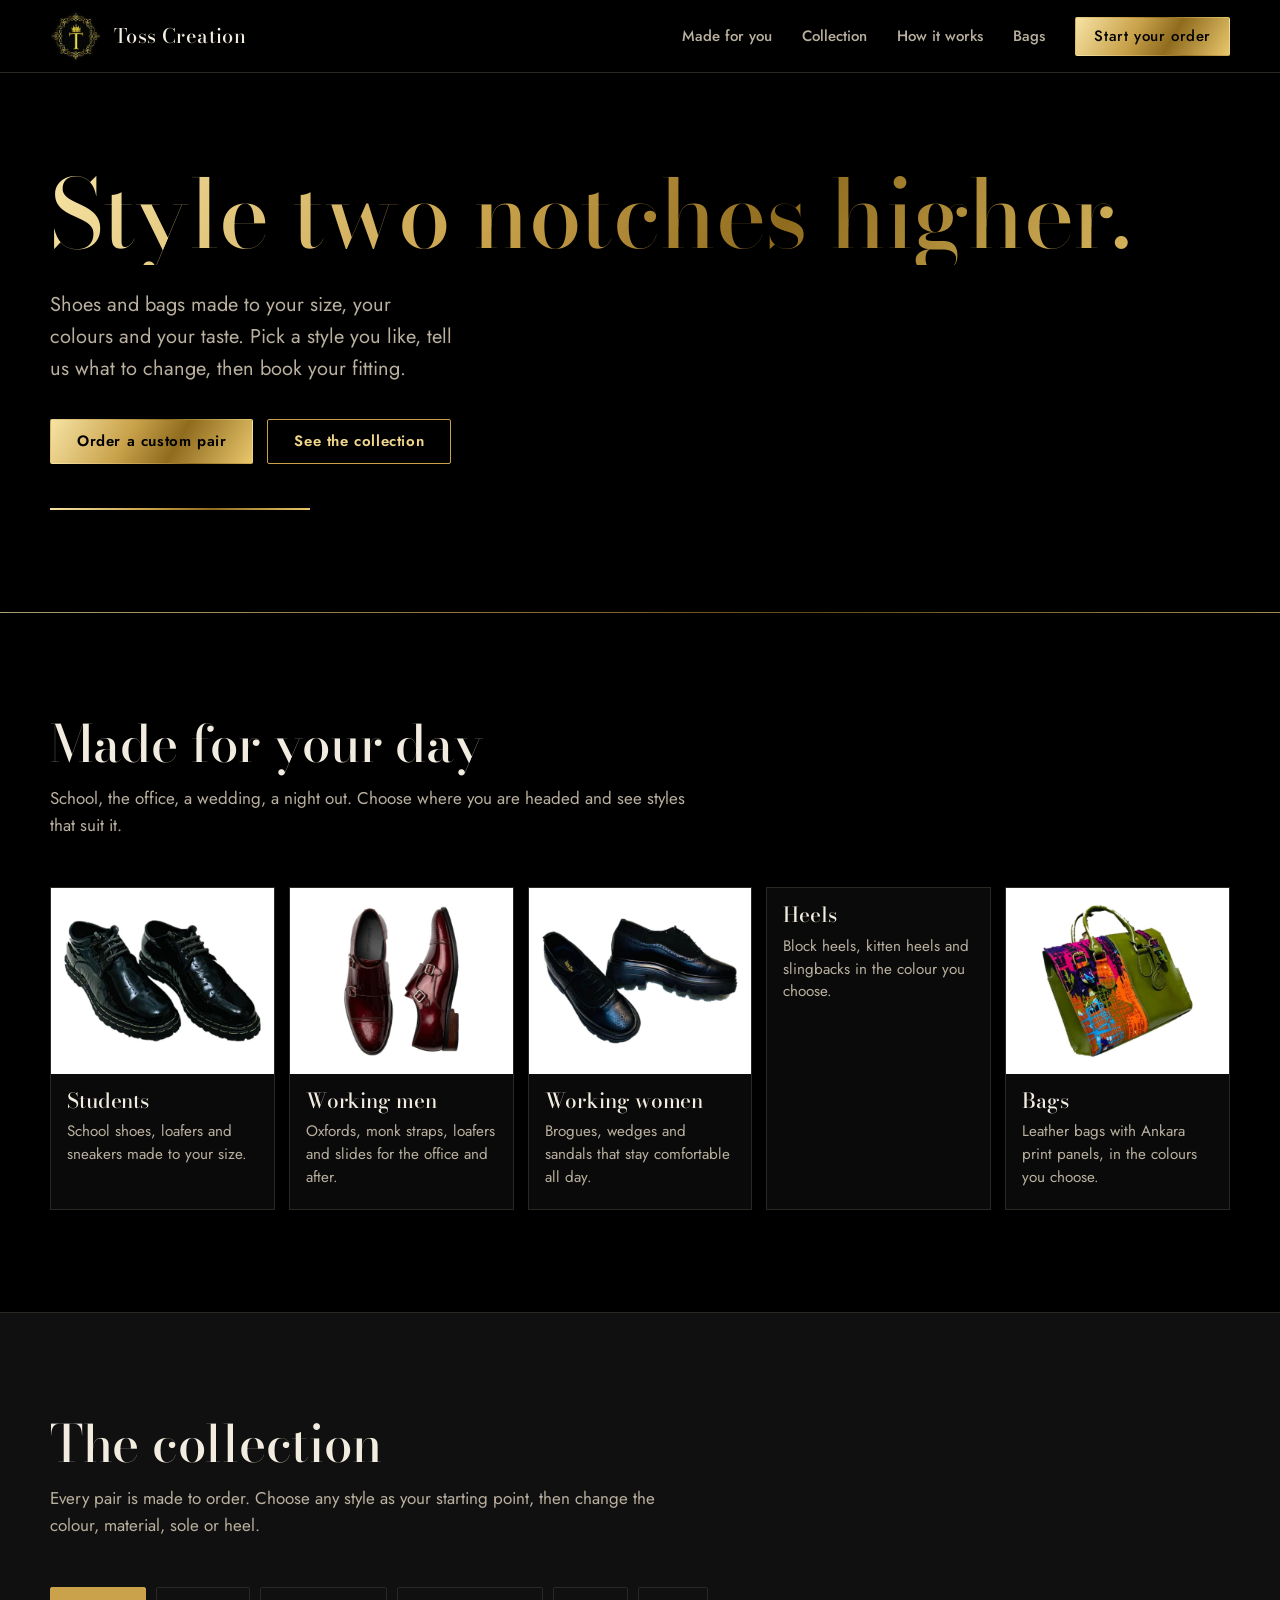
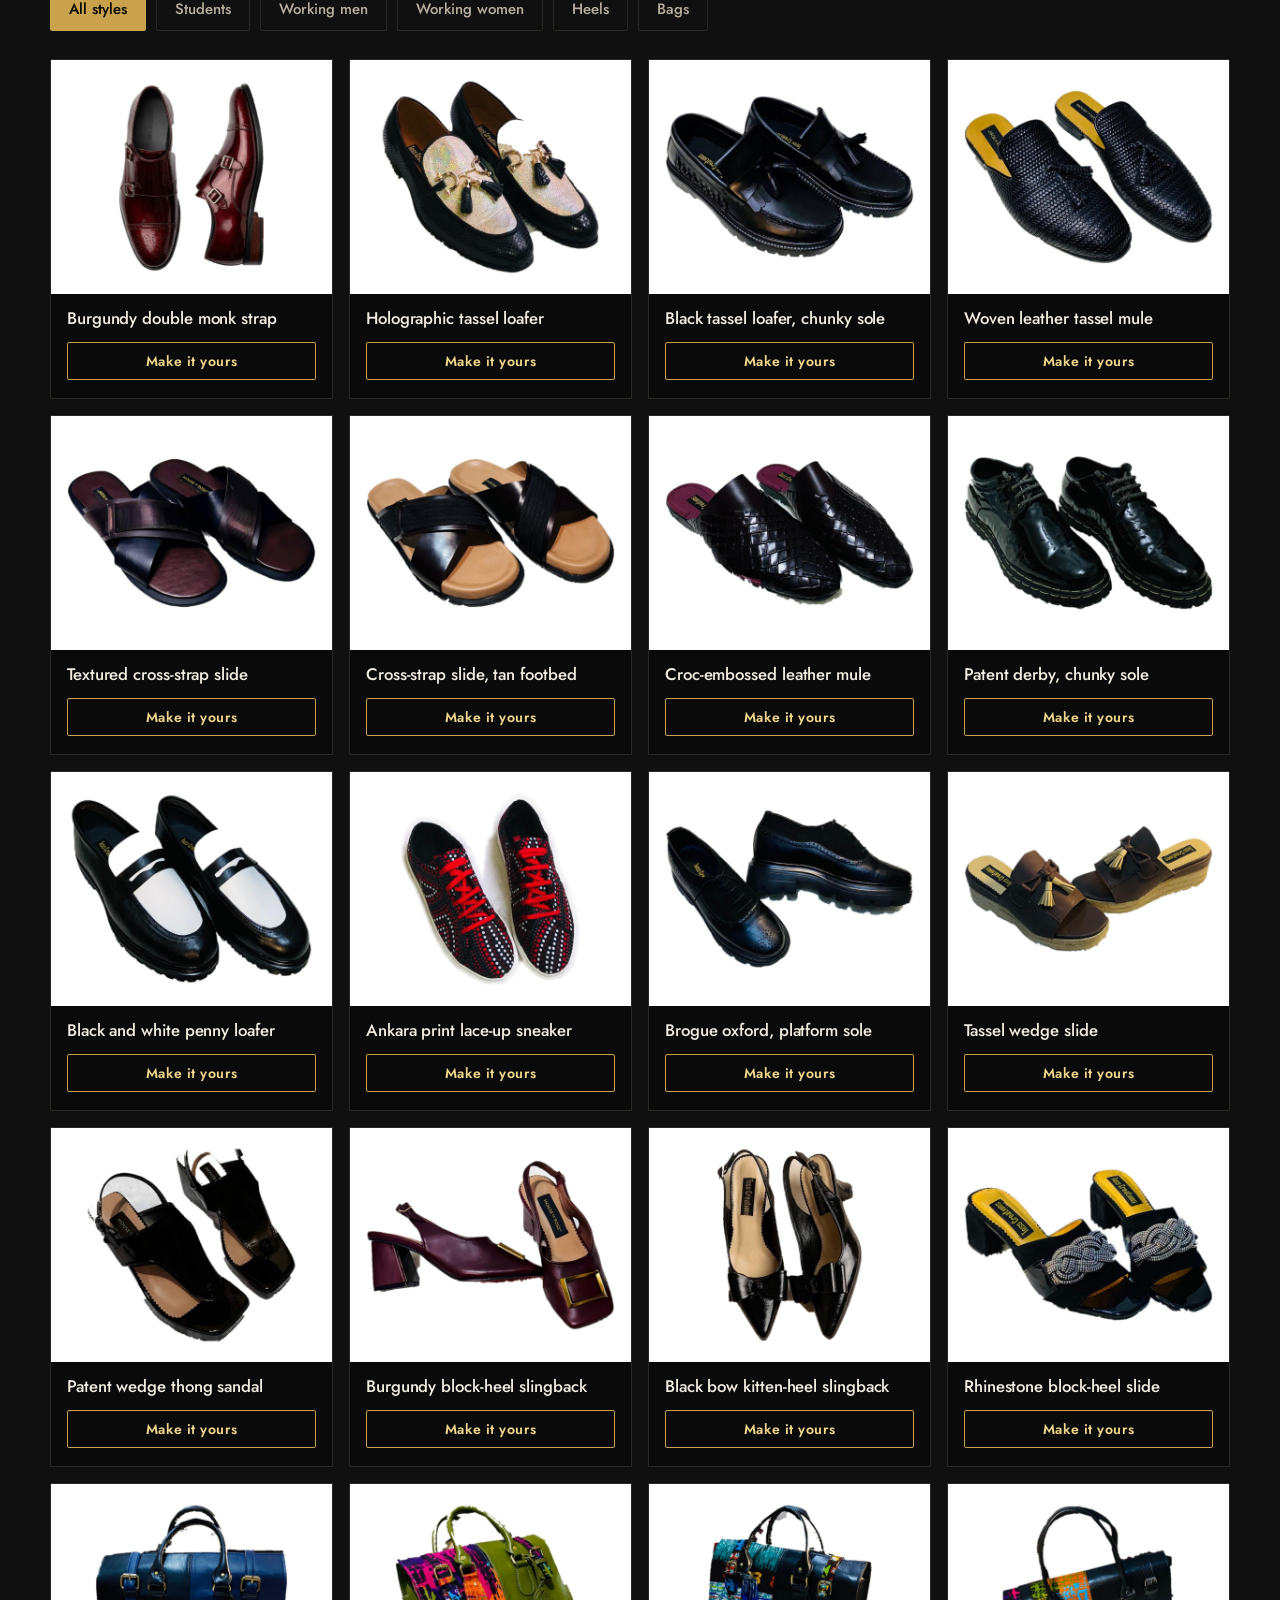
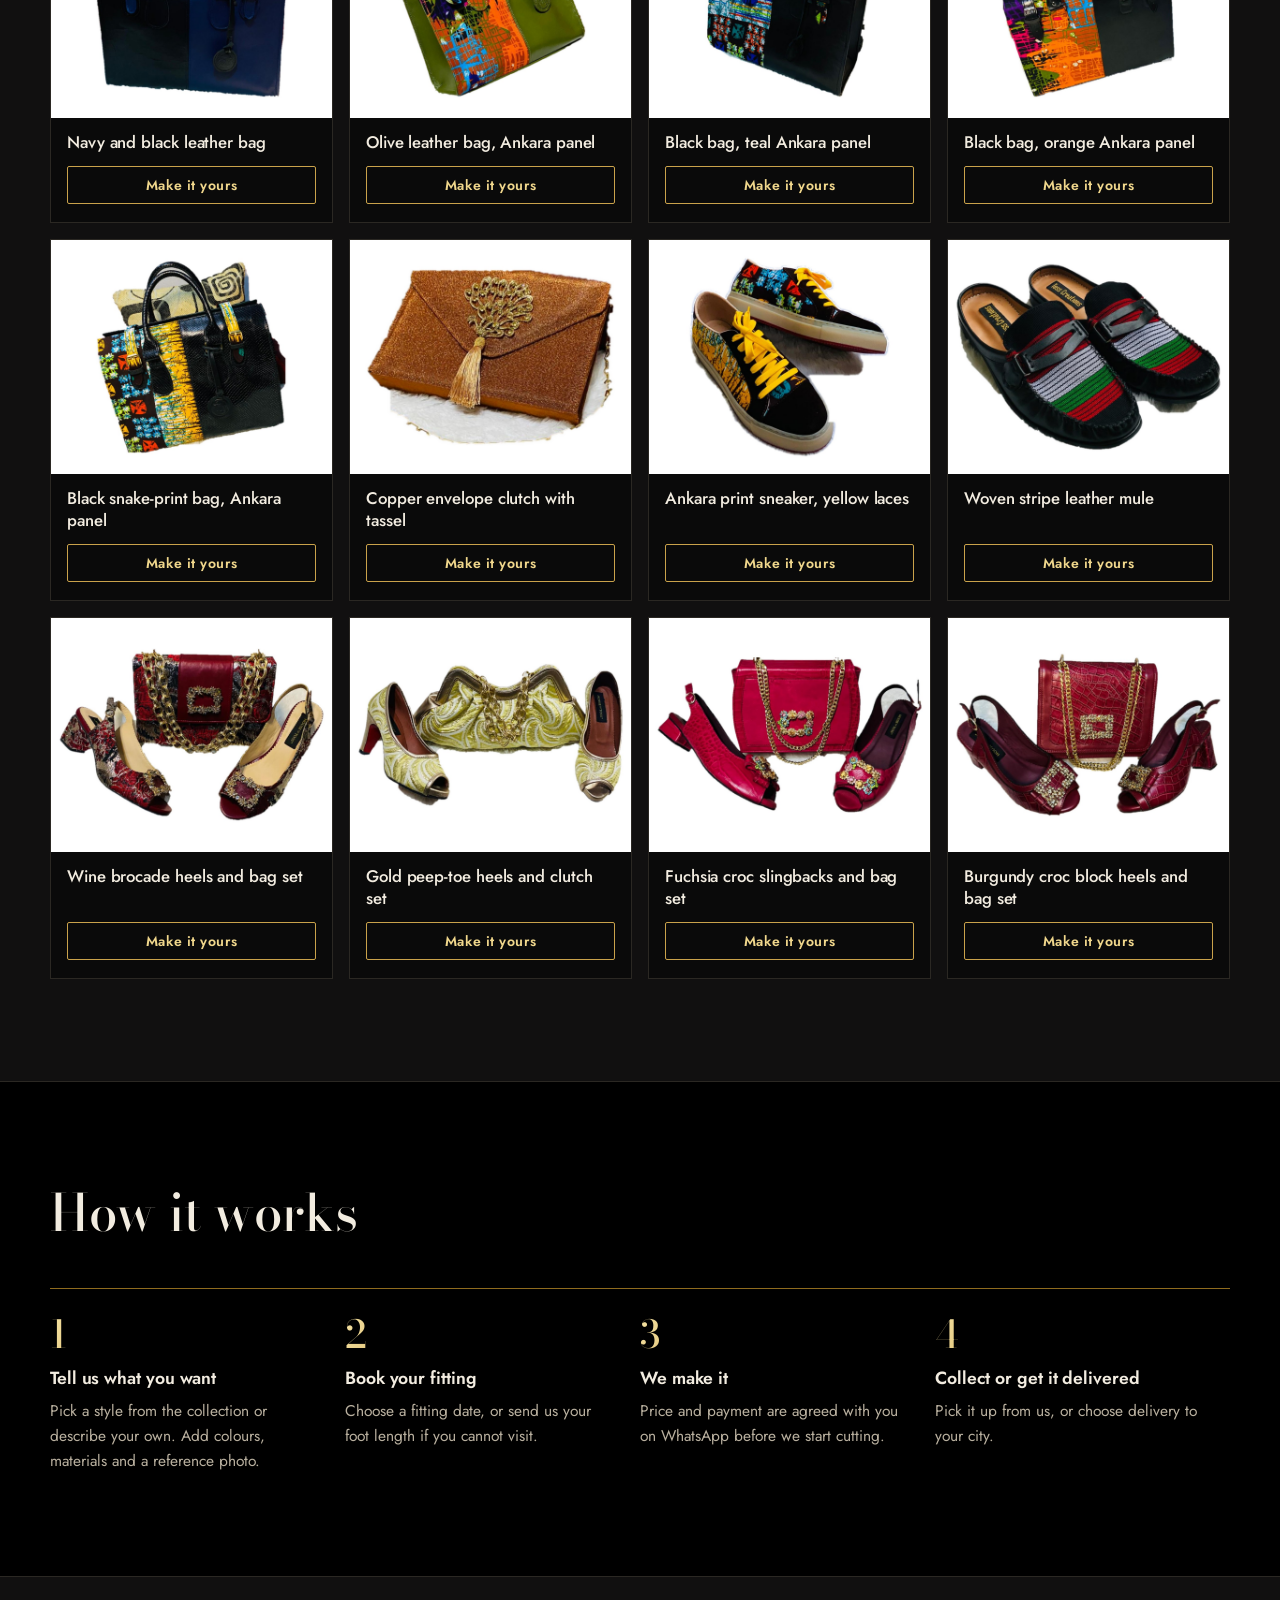
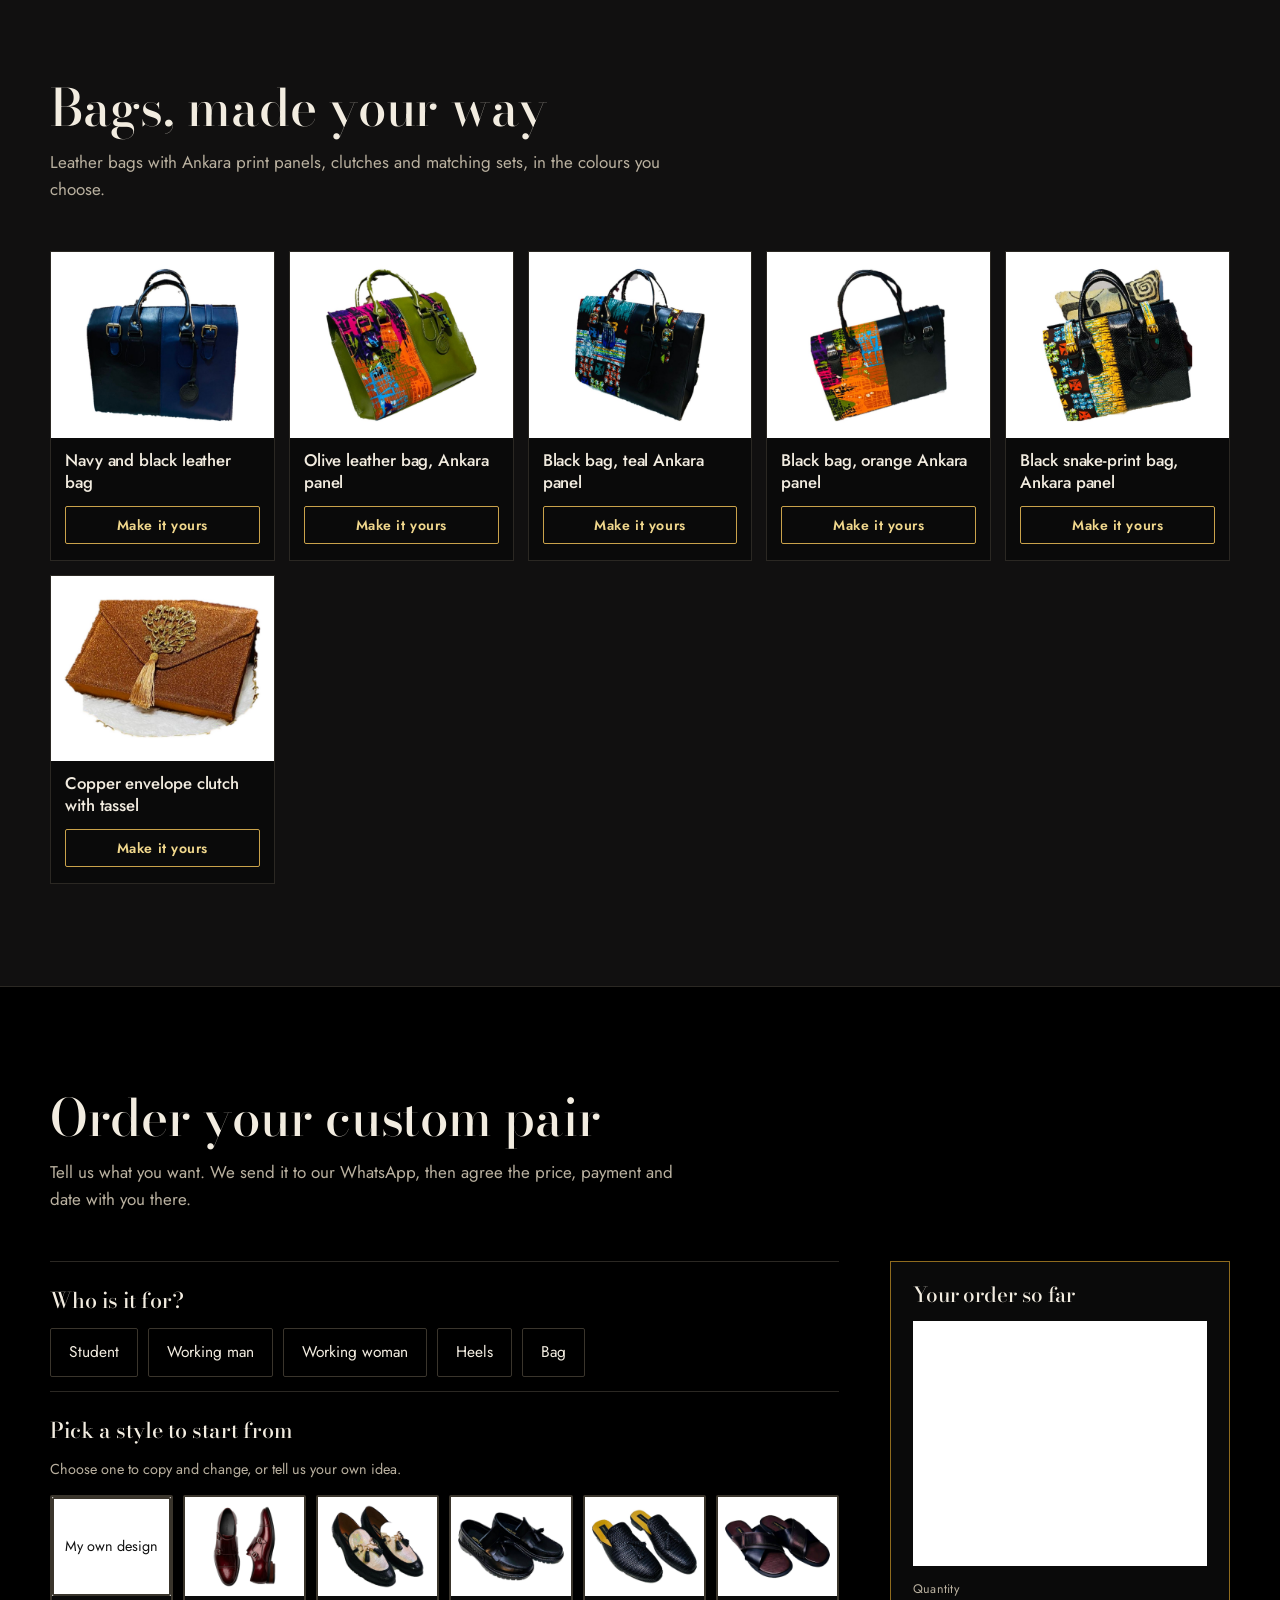
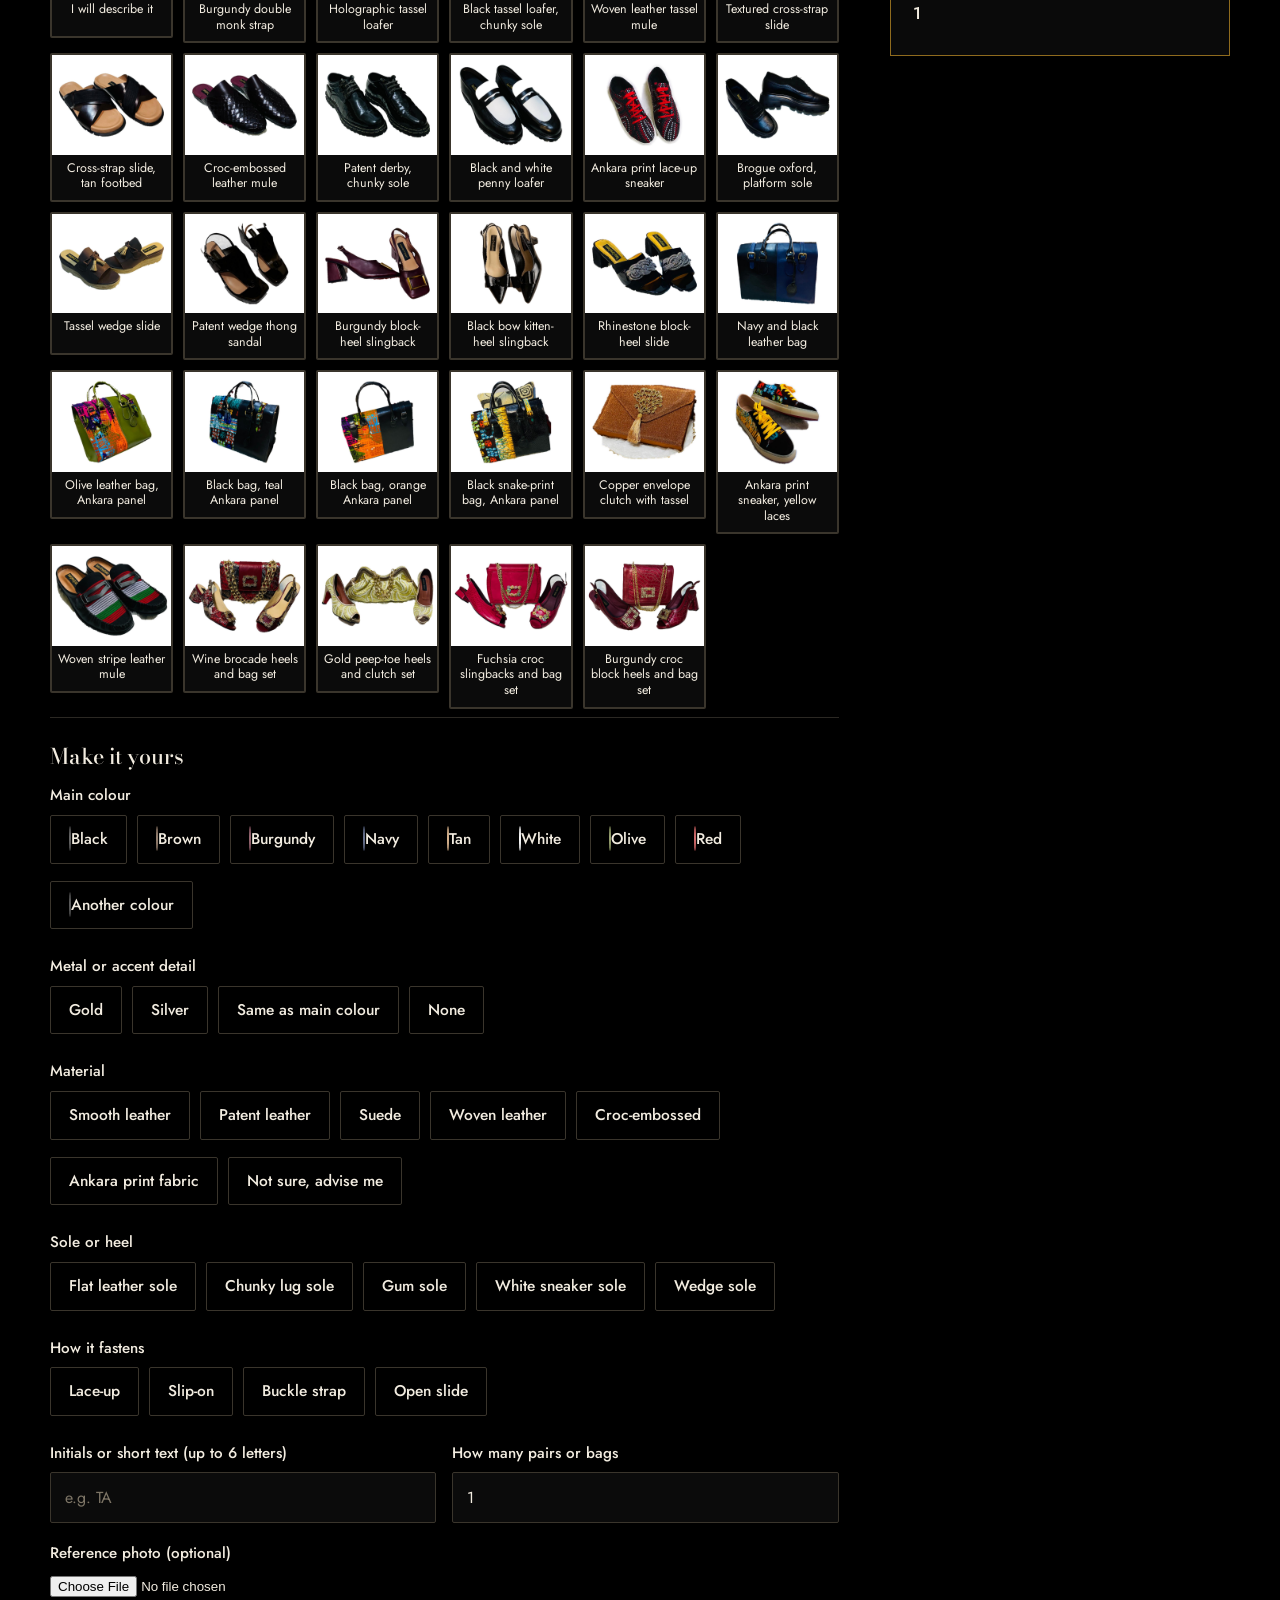
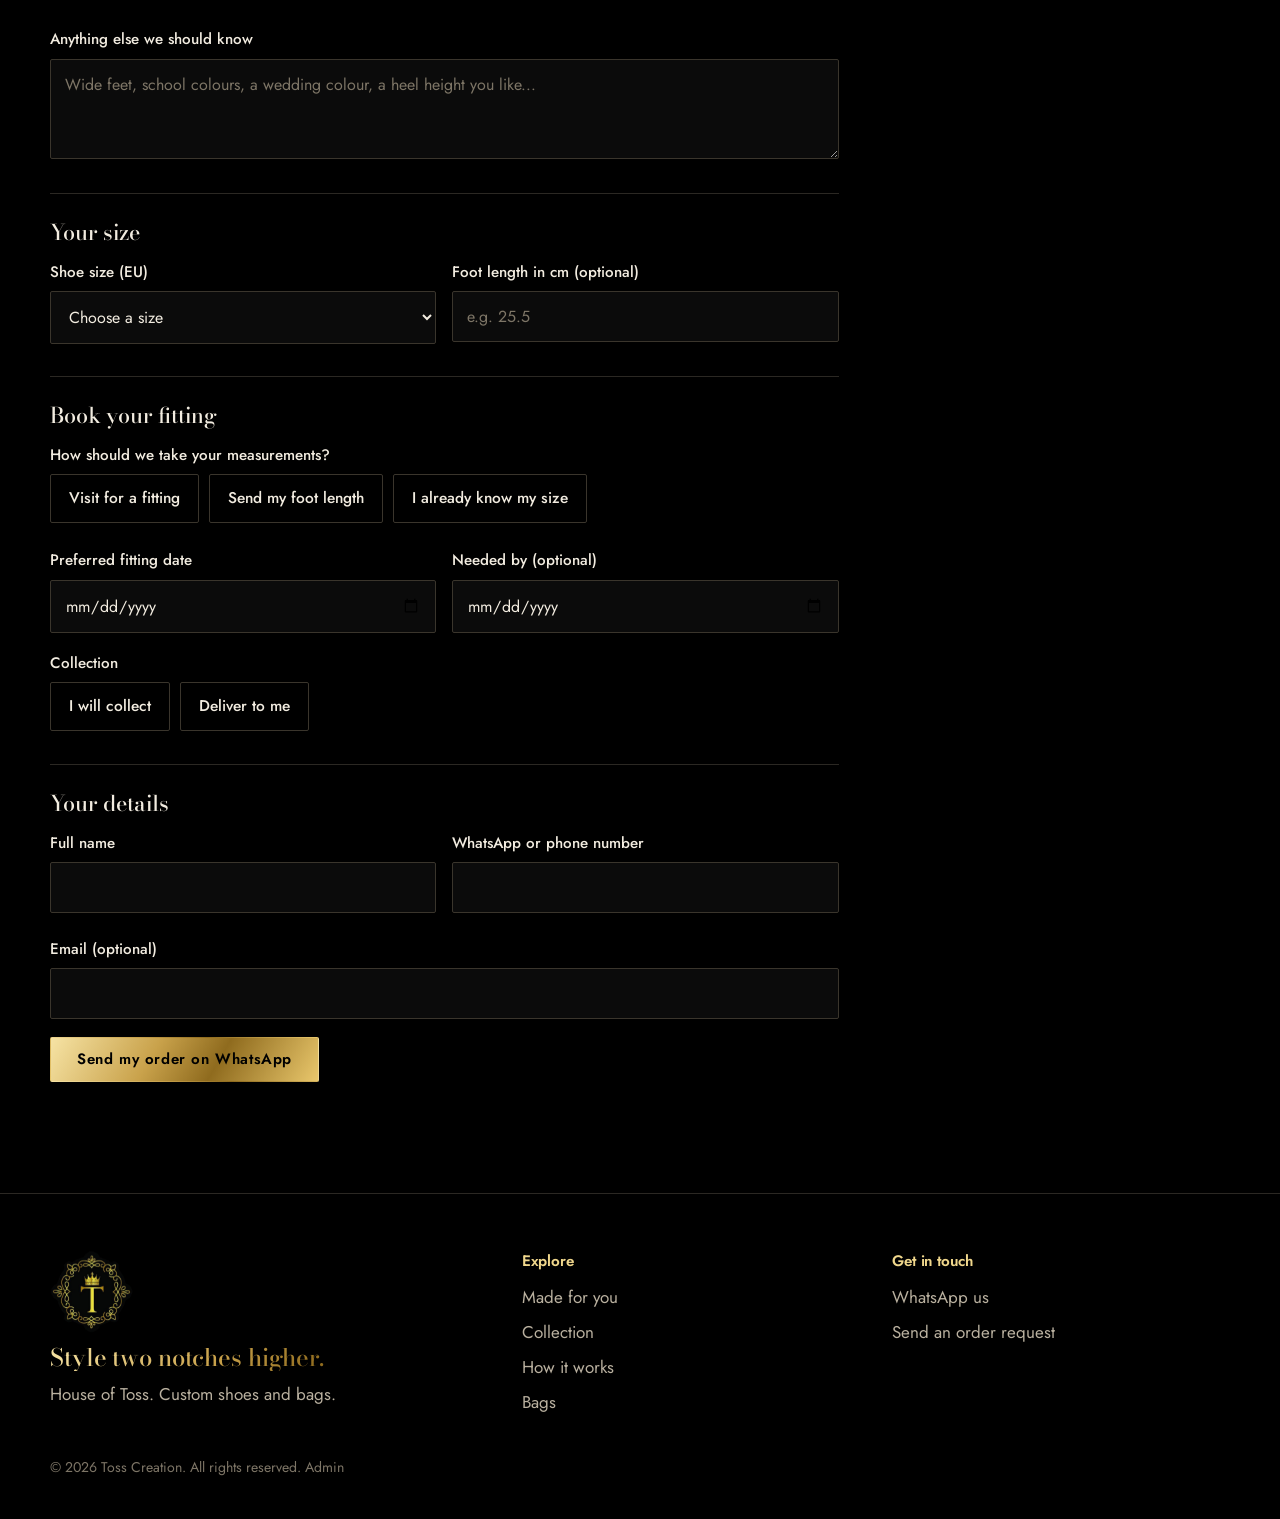
<file: toss-site/index.html>
<!doctype html>
<html lang="en">
<head>
<meta charset="utf-8">
<meta name="viewport" content="width=device-width, initial-scale=1">
<title>Toss Creation — Custom shoes and bags</title>
<meta name="description" content="Custom-made shoes and bags for students, working men and women, and heels for women. Style two notches higher.">
<link rel="icon" href="img/logo.jpg">
<link rel="preconnect" href="https://fonts.googleapis.com">
<link rel="preconnect" href="https://fonts.gstatic.com" crossorigin>
<link href="https://fonts.googleapis.com/css2?family=Bodoni+Moda:ital,opsz,wght@0,6..96,500;0,6..96,700;1,6..96,500&family=Jost:wght@400;500;600&display=swap" rel="stylesheet">
<style>
:root{
  --black:#000;
  --coal:#111010;
  --line:#2b2823;
  --gold:#c9a24b;
  --gold-hi:#f0d78c;
  --gold-lo:#8f6b1e;
  --text:#f2ece0;
  --muted:#b9b09f;
  --white:#fff;
  --gold-grad:linear-gradient(120deg,#f6e3a4 0%,#c9a24b 38%,#8f6b1e 62%,#e9c76c 100%);
  --display:"Bodoni Moda","Didot","Bodoni 72",Georgia,serif;
  --body:"Jost","Helvetica Neue",Arial,sans-serif;
}
*{box-sizing:border-box}
html{scroll-behavior:smooth;scroll-padding-top:84px}
body{margin:0;background:var(--black);color:var(--text);font:400 17px/1.6 var(--body);-webkit-font-smoothing:antialiased}
img{max-width:100%;height:auto;display:block}
a{color:inherit}
h1,h2,h3{font-family:var(--display);font-weight:500;line-height:1.08;margin:0;letter-spacing:-.005em}
p{margin:0}
:focus-visible{outline:3px solid var(--gold-hi);outline-offset:3px}
.wrap{width:min(1180px,100% - 40px);margin-inline:auto}
.skip{position:absolute;left:-999px;top:8px;background:var(--gold);color:#000;padding:10px 16px;z-index:100;font-weight:600}
.skip:focus{left:8px}
.gold-text{background:var(--gold-grad);-webkit-background-clip:text;background-clip:text;color:transparent}
.btn{display:inline-flex;align-items:center;justify-content:center;gap:.5em;padding:14px 26px;font:600 15px/1 var(--body);letter-spacing:.04em;text-decoration:none;border:1px solid var(--gold);cursor:pointer;transition:background .2s,color .2s,transform .2s;border-radius:2px}
.btn-gold{background:var(--gold-grad);color:#000;border-color:transparent}
.btn-gold:hover{filter:brightness(1.08);transform:translateY(-1px)}
.btn-line{background:transparent;color:var(--gold-hi)}
.btn-line:hover{background:var(--gold);color:#000}
.btn[disabled]{opacity:.45;cursor:not-allowed}

/* header */
.top{position:sticky;top:0;z-index:50;background:rgba(0,0,0,.92);backdrop-filter:blur(8px);border-bottom:1px solid var(--line)}
.top .wrap{display:flex;align-items:center;justify-content:space-between;gap:16px;min-height:72px}
.brand{display:flex;align-items:center;gap:12px;text-decoration:none}
.brand img{width:52px;height:52px !important;mix-blend-mode:lighten}
.brand b{font:500 20px/1 var(--display);letter-spacing:.02em}
.nav{display:flex;align-items:center;gap:30px}
.nav a{text-decoration:none;font-weight:500;font-size:15px;color:var(--muted);transition:color .2s}
.nav a:hover{color:var(--gold-hi)}
.nav .btn{padding:11px 18px;color:#000}
.nav .btn:hover{color:#000}
.menu{display:none;background:none;border:1px solid var(--line);color:var(--text);padding:9px 14px;font:500 14px var(--body);cursor:pointer}

/* hero */
.hero{padding:clamp(40px,7vw,96px) 0 clamp(56px,8vw,110px);overflow:hidden}
.hero .wrap{display:grid;grid-template-columns:1fr;gap:clamp(24px,5vw,72px);align-items:center}
.hero h1{font-size:clamp(2.9rem,7.4vw,6rem);font-weight:500}
.hero p.lead{margin-top:24px;max-width:34ch;font-size:clamp(1.05rem,1.6vw,1.25rem);color:var(--muted)}
.hero .cta{display:flex;flex-wrap:wrap;gap:14px;margin-top:34px}
.strap{margin-top:44px;width:min(100%,260px);height:2px;background:var(--gold-grad)}


@media (prefers-reduced-motion:no-preference){
  .hero h1,.hero p.lead,.hero .cta,.strap{animation:rise .9s cubic-bezier(.2,.7,.2,1) both}
  .hero p.lead{animation-delay:.12s}.hero .cta{animation-delay:.22s}.strap{animation-delay:.32s}
  }
@keyframes rise{from{opacity:0;transform:translateY(22px)}to{opacity:1;transform:none}}

/* sections */
section{padding:clamp(56px,8vw,104px) 0}
.alt{background:var(--coal);border-block:1px solid var(--line)}
.sec-head{max-width:640px;margin-bottom:clamp(28px,4vw,48px)}
.sec-head h2{font-size:clamp(2rem,4.4vw,3.2rem)}
.sec-head p{margin-top:14px;color:var(--muted)}
.rule{height:1px;background:var(--gold-grad);border:0;opacity:.7;margin:0}

/* audiences */
.aud{display:grid;grid-template-columns:repeat(5,1fr);gap:14px}
.aud button{all:unset;box-sizing:border-box;cursor:pointer;display:flex;flex-direction:column;background:#0a0a0a;border:1px solid var(--line);transition:border-color .25s,transform .25s}
.aud button:hover,.aud button:focus-visible{border-color:var(--gold);transform:translateY(-3px)}
.aud .ph{background:var(--white);aspect-ratio:6/5;display:grid;place-items:center}
.aud .ph img{width:100%}
.aud .tx{padding:16px 16px 20px}
.aud h3{font-size:1.3rem;margin-bottom:8px}
.aud p{font-size:.95rem;color:var(--muted);line-height:1.5}

/* gallery */
.chips{display:flex;flex-wrap:wrap;gap:10px;margin-bottom:28px}
.chip{background:none;border:1px solid var(--line);color:var(--muted);padding:10px 18px;font:500 15px var(--body);cursor:pointer;border-radius:2px;transition:all .2s}
.chip:hover{border-color:var(--gold);color:var(--text)}
.chip[aria-pressed=true]{background:var(--gold);border-color:var(--gold);color:#000}
.grid{display:grid;grid-template-columns:repeat(4,1fr);gap:16px}
.item{background:#0a0a0a;border:1px solid var(--line);display:flex;flex-direction:column}
.item .ph{background:var(--white);aspect-ratio:6/5;overflow:hidden;display:grid;place-items:center}
.item .ph img{width:100%;transition:transform .5s}
.item:hover .ph img{transform:scale(1.05)}
.item .bd{padding:14px 16px 18px;display:flex;flex-direction:column;gap:12px;flex:1;justify-content:space-between}
.item h3{font:500 1.05rem/1.3 var(--body)}
.item .btn{padding:11px 14px;font-size:14px;width:100%}
.empty{padding:40px;border:1px dashed var(--line);text-align:center;color:var(--muted)}

/* steps */
.steps{display:grid;grid-template-columns:repeat(4,1fr);gap:0;counter-reset:s;border-top:1px solid var(--gold-lo)}
.steps li{list-style:none;padding:26px 24px 0 0;position:relative}
.steps li::before{counter-increment:s;content:counter(s);font:500 2.4rem/1 var(--display);background:var(--gold-grad);-webkit-background-clip:text;background-clip:text;color:transparent;display:block;margin-bottom:12px}
.steps h3{font:600 1.1rem var(--body);margin-bottom:8px}
.steps p{color:var(--muted);font-size:.97rem}
ol.steps{margin:0;padding:0}

/* bags */
.bags{display:grid;grid-template-columns:repeat(5,1fr);gap:14px}
.bags .item .bd{padding:12px 14px 16px}

/* order form */
.order{display:grid;grid-template-columns:minmax(0,1fr) 340px;gap:clamp(24px,4vw,56px);align-items:start}
form fieldset{border:0;border-top:1px solid var(--line);margin:0;padding:26px 0 8px;min-width:0}
form legend{padding:0 0 14px;font:500 1.35rem/1.2 var(--display);float:left;width:100%}
form legend+*{clear:both}
.hint{font-size:.9rem;color:var(--muted);margin:-6px 0 14px}
.row{display:grid;grid-template-columns:repeat(2,1fr);gap:16px}
.field{margin-bottom:18px}
.field label,.lab{display:block;font-weight:500;font-size:.95rem;margin-bottom:7px}
input[type=text],input[type=tel],input[type=email],input[type=date],input[type=number],select,textarea{width:100%;background:#0b0b0b;color:var(--text);border:1px solid #3a352c;padding:13px 14px;font:400 16px var(--body);border-radius:2px}
input:focus,select:focus,textarea:focus{border-color:var(--gold-hi)}
textarea{min-height:100px;resize:vertical}
::placeholder{color:#7d7566}
.opts{display:flex;flex-wrap:wrap;gap:10px}
.opt{position:relative}
.opt input{position:absolute;opacity:0;inset:0;cursor:pointer;width:100%;height:100%;margin:0}
.opt span{display:block;padding:11px 18px;border:1px solid #3a352c;font-size:.97rem;border-radius:2px;transition:all .15s}
.opt input:hover+span{border-color:var(--gold)}
.opt input:checked+span{background:var(--gold);border-color:var(--gold);color:#000;font-weight:600}
.opt input:focus-visible+span{outline:3px solid var(--gold-hi);outline-offset:2px}
.sw{display:flex;align-items:center;gap:9px}
.sw i{width:20px;height:20px;border-radius:50%;border:1px solid rgba(255,255,255,.35);flex:none}
.opt input:checked+span.sw i{border-color:#000}
.pick{display:grid;grid-template-columns:repeat(auto-fill,minmax(112px,1fr));gap:10px}
.pick .opt span{padding:0;overflow:hidden;background:var(--white);color:#111;border:2px solid #3a352c;text-align:center}
.pick .opt img{width:100%;aspect-ratio:6/5;object-fit:contain;background:#fff}
.pick .opt small{display:block;padding:6px 6px 8px;font-size:.78rem;line-height:1.25;background:#0b0b0b;color:var(--text);min-height:3.2em}
.pick .opt input:checked+span{border-color:var(--gold-hi);box-shadow:0 0 0 2px var(--gold)}
.pick .opt input:checked+span small{background:var(--gold);color:#000}
.pick .own{display:grid;place-items:center;aspect-ratio:6/5;background:#0b0b0b;color:var(--gold-hi);font-size:.9rem;padding:8px}
.err{color:#ff9d8a;font-size:.9rem;margin-top:6px}
.fileprev{margin-top:10px;display:flex;align-items:center;gap:12px;font-size:.9rem;color:var(--muted)}
.fileprev img{height:64px;width:auto;border:1px solid var(--line)}
.bag-only,.shoe-only{display:none}
form[data-kind=bag] .bag-only{display:block}
form[data-kind=shoe] .shoe-only{display:block}
.sum{position:sticky;top:96px;border:1px solid var(--gold-lo);background:#0a0a0a;padding:22px}
.sum h3{font-size:1.3rem;margin-bottom:14px}
.sum .thumb{background:var(--white);margin-bottom:14px;aspect-ratio:6/5;display:grid;place-items:center}
.sum dl{margin:0;display:grid;gap:8px}
.sum dt{font-size:.78rem;color:var(--muted);text-transform:none;letter-spacing:.02em}
.sum dd{margin:0 0 6px;font-weight:500;overflow-wrap:anywhere}
.sum .none{color:var(--muted);font-size:.95rem}
.done{border:1px solid var(--gold);padding:28px;background:#0a0a0a}
.done h3{font-size:1.7rem;margin-bottom:10px}
.done textarea{margin:14px 0;min-height:200px;font-size:14px}
.done .acts{display:flex;flex-wrap:wrap;gap:12px}

/* footer */
footer{border-top:1px solid var(--line);padding:56px 0 40px;background:#000}
footer .wrap{display:grid;grid-template-columns:1.3fr 1fr 1fr;gap:32px}
footer img{width:84px;mix-blend-mode:lighten;margin-bottom:12px}
footer h2{font-size:1.5rem}
footer h3{font:600 .95rem var(--body);margin-bottom:12px;color:var(--gold-hi)}
footer ul{list-style:none;margin:0;padding:0;display:grid;gap:8px}
footer a{text-decoration:none;color:var(--muted)}footer a:hover{color:var(--gold-hi)}
.copy{margin-top:40px;color:#7d7566;font-size:.88rem}

@media (max-width:1020px){
  .aud{grid-template-columns:repeat(3,1fr)}
  .grid{grid-template-columns:repeat(3,1fr)}
  .bags{grid-template-columns:repeat(3,1fr)}
  .order{grid-template-columns:1fr}
  .sum{position:static}
}
@media (max-width:760px){
  .hero .wrap{grid-template-columns:1fr}
    .nav{position:absolute;left:0;right:0;top:100%;background:#000;border-bottom:1px solid var(--line);flex-direction:column;align-items:stretch;gap:0;padding:8px 20px 20px;display:none}
  .nav.open{display:flex}
  .nav a{padding:14px 0;border-bottom:1px solid var(--line)}
  .nav .btn{margin-top:14px}
  .menu{display:block}
  .aud,.grid,.bags{grid-template-columns:repeat(2,1fr);gap:10px}
  .steps{grid-template-columns:1fr 1fr}
  .row{grid-template-columns:1fr}
  footer .wrap{grid-template-columns:1fr}
}
@media (max-width:420px){.steps{grid-template-columns:1fr}.item h3{font-size:.95rem}}
</style>
</head>
<body>
<a class="skip" href="#order">Skip to the order form</a>

<header class="top">
  <div class="wrap">
    <a class="brand" href="#top" aria-label="Toss Creation home"><img src="img/logo.jpg" alt="Toss Creation crown T logo" width="52" height="52"><b>Toss Creation</b></a>
    <button class="menu" id="menu" aria-expanded="false" aria-controls="nav">Menu</button>
    <nav class="nav" id="nav" aria-label="Main">
      <a href="#who">Made for you</a>
      <a href="#collection">Collection</a>
      <a href="#how">How it works</a>
      <a href="#bags">Bags</a>
      <a class="btn btn-gold" href="#order">Start your order</a>
    </nav>
  </div>
</header>

<main id="top">
<section class="hero" aria-labelledby="h1">
  <div class="wrap">
    <div>
      <h1 id="h1" class="gold-text">Style two notches higher.</h1>
      <p class="lead">Shoes and bags made to your size, your colours and your taste. Pick a style you like, tell us what to change, then book your fitting.</p>
      <div class="cta">
        <a class="btn btn-gold" href="#order">Order a custom pair</a>
        <a class="btn btn-line" href="#collection">See the collection</a>
      </div>
      <div class="strap" aria-hidden="true"></div>
    </div>
    
  </div>
</section>
<hr class="rule">

<section id="who" aria-labelledby="who-h">
  <div class="wrap">
    <div class="sec-head">
      <h2 id="who-h">Made for your day</h2>
      <p>School, the office, a wedding, a night out. Choose where you are headed and see styles that suit it.</p>
    </div>
    <div class="aud" id="aud"></div>
  </div>
</section>

<section id="collection" class="alt" aria-labelledby="col-h">
  <div class="wrap">
    <div class="sec-head">
      <h2 id="col-h">The collection</h2>
      <p>Every pair is made to order. Choose any style as your starting point, then change the colour, material, sole or heel.</p>
    </div>
    <div class="chips" id="chips" role="group" aria-label="Filter the collection"></div>
    <div class="grid" id="grid" aria-live="polite"></div>
  </div>
</section>

<section id="how" aria-labelledby="how-h">
  <div class="wrap">
    <div class="sec-head"><h2 id="how-h">How it works</h2></div>
    <ol class="steps">
      <li><h3>Tell us what you want</h3><p>Pick a style from the collection or describe your own. Add colours, materials and a reference photo.</p></li>
      <li><h3>Book your fitting</h3><p>Choose a fitting date, or send us your foot length if you cannot visit.</p></li>
      <li><h3>We make it</h3><p>Price and payment are agreed with you on WhatsApp before we start cutting.</p></li>
      <li><h3>Collect or get it delivered</h3><p>Pick it up from us, or choose delivery to your city.</p></li>
    </ol>
  </div>
</section>

<section id="bags" class="alt" aria-labelledby="bag-h">
  <div class="wrap">
    <div class="sec-head">
      <h2 id="bag-h">Bags, made your way</h2>
      <p>Leather bags with Ankara print panels, clutches and matching sets, in the colours you choose.</p>
    </div>
    <div class="bags" id="bagGrid"></div>
  </div>
</section>

<section id="order" aria-labelledby="ord-h">
  <div class="wrap">
    <div class="sec-head">
      <h2 id="ord-h">Order your custom pair</h2>
      <p>Tell us what you want. We send it to our WhatsApp, then agree the price, payment and date with you there.</p>
    </div>
    <div class="order">
      <div id="formCol">
      <form id="f" novalidate data-kind="shoe">
        <fieldset>
          <legend>Who is it for?</legend>
          <div class="opts" id="who-opts"></div>
          <p class="err" id="e-who" role="alert"></p>
        </fieldset>

        <fieldset>
          <legend>Pick a style to start from</legend>
          <p class="hint">Choose one to copy and change, or tell us your own idea.</p>
          <div class="pick" id="pick"></div>
        </fieldset>

        <fieldset>
          <legend>Make it yours</legend>
          <div class="bag-only">
            <div class="field"><span class="lab">Bag type</span><div class="opts" id="o-bagtype"></div></div>
            <div class="field"><span class="lab">Bag size</span><div class="opts" id="o-bagsize"></div></div>
            <div class="field"><span class="lab">Straps</span><div class="opts" id="o-strap"></div></div>
          </div>
          <div class="field"><span class="lab">Main colour</span><div class="opts" id="o-colour"></div></div>
          <div class="field"><span class="lab">Metal or accent detail</span><div class="opts" id="o-accent"></div></div>
          <div class="field"><span class="lab">Material</span><div class="opts" id="o-material"></div></div>
          <div class="shoe-only">
            <div class="field"><span class="lab" id="solelab">Sole or heel</span><div class="opts" id="o-sole"></div></div>
            <div class="field"><span class="lab">How it fastens</span><div class="opts" id="o-closure"></div></div>
          </div>
          <div class="row">
            <div class="field"><label for="initials">Initials or short text (up to 6 letters)</label><input id="initials" type="text" maxlength="6" autocomplete="off" placeholder="e.g. TA"></div>
            <div class="field"><label for="qty">How many pairs or bags</label><input id="qty" type="number" min="1" max="50" value="1" inputmode="numeric"></div>
          </div>
          <div class="field"><label for="ref">Reference photo (optional)</label><input id="ref" type="file" accept="image/*"><div class="fileprev" id="fileprev"></div><p class="err" id="e-ref" role="alert"></p></div>
          <div class="field"><label for="notes">Anything else we should know</label><textarea id="notes" placeholder="Wide feet, school colours, a wedding colour, a heel height you like..."></textarea></div>
        </fieldset>

        <fieldset class="shoe-only">
          <legend>Your size</legend>
          <div class="row">
            <div class="field"><label for="size">Shoe size (EU)</label>
              <select id="size"><option value="">Choose a size</option></select>
              <p class="err" id="e-size" role="alert"></p></div>
            <div class="field"><label for="foot">Foot length in cm (optional)</label><input id="foot" type="number" step="0.1" min="10" max="35" inputmode="decimal" placeholder="e.g. 25.5"></div>
          </div>
        </fieldset>

        <fieldset>
          <legend>Book your fitting</legend>
          <div class="field"><span class="lab shoe-only" style="display:none"></span>
            <span class="lab">How should we take your measurements?</span>
            <div class="opts" id="o-fit"></div><p class="err" id="e-fit" role="alert"></p></div>
          <div class="row">
            <div class="field"><label for="fitdate">Preferred fitting date</label><input id="fitdate" type="date"></div>
            <div class="field"><label for="needby">Needed by (optional)</label><input id="needby" type="date"></div>
          </div>
          <div class="field"><span class="lab">Collection</span><div class="opts" id="o-deliv"></div></div>
          <div class="field" id="cityField" hidden><label for="city">Delivery city or area</label><input id="city" type="text" autocomplete="address-level2"><p class="err" id="e-city" role="alert"></p></div>
        </fieldset>

        <fieldset>
          <legend>Your details</legend>
          <div class="row">
            <div class="field"><label for="name">Full name</label><input id="name" type="text" autocomplete="name"><p class="err" id="e-name" role="alert"></p></div>
            <div class="field"><label for="phone">WhatsApp or phone number</label><input id="phone" type="tel" autocomplete="tel"><p class="err" id="e-phone" role="alert"></p></div>
          </div>
          <div class="field"><label for="email">Email (optional)</label><input id="email" type="email" autocomplete="email"></div>
          <button class="btn btn-gold" type="submit" id="send">Send my order on WhatsApp</button>
        </fieldset>
      </form>
      </div>
      <aside class="sum" aria-label="Your order so far">
        <h3>Your order so far</h3>
        <div class="thumb" id="sumthumb" hidden></div>
        <dl id="sumlist"></dl>
        <p class="none" id="sumnone">Your choices will appear here as you make them.</p>
      </aside>
    </div>
  </div>
</section>
</main>

<footer>
  <div class="wrap">
    <div>
      <img src="img/logo.jpg" alt="" width="84" height="84">
      <h2 class="gold-text">Style two notches higher.</h2>
      <p style="margin-top:10px;color:var(--muted)">House of Toss. Custom shoes and bags.</p>
    </div>
    <div>
      <h3>Explore</h3>
      <ul><li><a href="#who">Made for you</a></li><li><a href="#collection">Collection</a></li><li><a href="#how">How it works</a></li><li><a href="#bags">Bags</a></li></ul>
    </div>
    <div>
      <h3>Get in touch</h3>
      <ul id="contact"><li><a href="#order">Send an order request</a></li></ul>
    </div>
  </div>
  <div class="wrap"><p class="copy">© <span id="yr"></span> Toss Creation. All rights reserved. <a href="admin.html" style="color:#7d7566">Admin</a></p></div>
</footer>

<script>
/* ---- Owner settings: fill these in, then every request can be sent straight to you ---- */
const CONFIG = {
  whatsapp: '2348023590664',   // country code + number, digits only, e.g. '2348012345678'
  email: '',      // e.g. 'orders@yourdomain.com'
  address: ''     // shop or studio address (shown in the footer)
};

const ITEMS = [
  {id:'monk-strap',name:'Burgundy double monk strap',tags:['men'],alt:'Burgundy glossy double monk strap shoes with a brogue toe cap'},
  {id:'holo-loafer',name:'Holographic tassel loafer',tags:['men'],alt:'Black snake-print loafers with a holographic front panel and gold tassel trim'},
  {id:'tassel-loafer',name:'Black tassel loafer, chunky sole',tags:['men'],alt:'Black leather tassel loafers on a chunky sole'},
  {id:'woven-mule',name:'Woven leather tassel mule',tags:['men'],alt:'Black woven leather mules with tassels and a mustard insole'},
  {id:'cross-slide-brown',name:'Textured cross-strap slide',tags:['men'],alt:'Brown and black cross-strap leather slides with a textured band'},
  {id:'cross-slide-black',name:'Cross-strap slide, tan footbed',tags:['men'],alt:'Black cross-strap slides with a tan cushioned footbed'},
  {id:'croc-mule',name:'Croc-embossed leather mule',tags:['men'],alt:'Dark croc-embossed leather mules with a burgundy lining'},
  {id:'derby',name:'Patent derby, chunky sole',tags:['students','men'],alt:'Black patent derby shoes with contrast stitching and a chunky sole'},
  {id:'penny-loafer',name:'Black and white penny loafer',tags:['students','men'],alt:'Black leather penny loafers with a white centre panel'},
  {id:'red-sneaker',name:'Ankara print lace-up sneaker',tags:['students'],alt:'Black, red and white dotted print sneakers with red laces'},
  {id:'brogue-platform',name:'Brogue oxford, platform sole',tags:['women'],alt:'Black leather brogue oxfords on a platform lug sole'},
  {id:'tassel-wedge',name:'Tassel wedge slide',tags:['women'],alt:'Brown wedge slides with tassels and a rope-style sole'},
  {id:'wedge-sandal',name:'Patent wedge thong sandal',tags:['women','heels'],alt:'Black patent wedge sandals with a thong strap and ankle strap'},
  {id:'maroon-slingback',name:'Burgundy block-heel slingback',tags:['women','heels'],alt:'Burgundy leather slingback shoes with a block heel and gold buckle'},
  {id:'bow-kitten',name:'Black bow kitten-heel slingback',tags:['women','heels'],alt:'Black patent slingback kitten heels with a bow on the toe'},
  {id:'rhinestone-block',name:'Rhinestone block-heel slide',tags:['women','heels'],alt:'Black suede block-heel slides with a braided rhinestone band'},
  {id:'bag-navy',name:'Navy and black leather bag',tags:['bags'],alt:'Structured leather bag in black and navy with gold buckles'},
  {id:'bag-green-ankara',name:'Olive leather bag, Ankara panel',tags:['bags'],alt:'Olive green leather bag with a bright Ankara print panel'},
  {id:'bag-black-ankara',name:'Black bag, teal Ankara panel',tags:['bags'],alt:'Black leather bag with a teal and multicolour Ankara print panel'},
  {id:'bag-orange-ankara',name:'Black bag, orange Ankara panel',tags:['bags'],alt:'Black leather bag with an orange and multicolour Ankara print panel'},
  {id:'bag-snake-ankara',name:'Black snake-print bag, Ankara panel',tags:['bags'],alt:'Black snake-print leather bag with yellow and blue Ankara panels and gold buckles'},
  {id:'clutch-copper',name:'Copper envelope clutch with tassel',tags:['bags'],alt:'Copper shimmer envelope clutch with a gold peacock clasp, tassel and gold chain'},
  {id:'yellow-lace-sneaker',name:'Ankara print sneaker, yellow laces',tags:['students','men','women'],alt:'Black suede sneakers with Ankara print sides and yellow laces'},
  {id:'stripe-mule',name:'Woven stripe leather mule',tags:['men'],alt:'Black leather mules with a red, white and green woven stripe front and a strap'},
  {id:'set-wine-slingback',name:'Wine brocade heels and bag set',tags:['women','heels'],alt:'Wine and gold brocade block-heel slingbacks with a matching bag and rhinestone buckle'},
  {id:'set-gold-peeptoe',name:'Gold peep-toe heels and clutch set',tags:['women','heels'],alt:'Gold swirl peep-toe heels with a matching clutch and gold chain'},
  {id:'set-fuchsia-flat',name:'Fuchsia croc slingbacks and bag set',tags:['women','heels'],alt:'Fuchsia croc-print low-heel slingbacks with a matching bag and jewelled buckle'},
  {id:'set-burgundy-block',name:'Burgundy croc block heels and bag set',tags:['women','heels'],alt:'Burgundy croc-print block-heel slingbacks with a matching bag and crystal buckle'}
];
const byId = Object.fromEntries(ITEMS.map(i=>[i.id,i]));
const WHO = [
  {k:'students',label:'Student',title:'Students',text:'School shoes, loafers and sneakers made to your size.',img:'derby',kind:'shoe'},
  {k:'men',label:'Working man',title:'Working men',text:'Oxfords, monk straps, loafers and slides for the office and after.',img:'monk-strap',kind:'shoe'},
  {k:'women',label:'Working woman',title:'Working women',text:'Brogues, wedges and sandals that stay comfortable all day.',img:'brogue-platform',kind:'shoe'},
  {k:'heels',label:'Heels',title:'Heels',text:'Block heels, kitten heels and slingbacks in the colour you choose.',img:'',kind:'shoe'},
  {k:'bags',label:'Bag',title:'Bags',text:'Leather bags with Ankara print panels, in the colours you choose.',img:'bag-green-ankara',kind:'bag'}
];
const COLOURS=[['Black','#111'],['Brown','#5a3a22'],['Burgundy','#5b1424'],['Navy','#14234d'],['Tan','#c08a52'],['White','#f4f4f4'],['Olive','#5c6a22'],['Red','#b31b1b'],['Another colour','conic-gradient(#d33,#dd3,#3d3,#3dd,#33d,#d3d,#d33)']];
const ACCENTS=['Gold','Silver','Same as main colour','None'];
const MATERIALS={shoe:['Smooth leather','Patent leather','Suede','Woven leather','Croc-embossed','Ankara print fabric','Not sure, advise me'],bag:['Smooth leather','Leather with Ankara panel','Suede','Croc-embossed','Not sure, advise me']};
const SOLES={flat:['Flat leather sole','Chunky lug sole','Gum sole','White sneaker sole','Wedge sole'],heels:['Block heel','Kitten heel','Wedge heel','Stiletto','Flat']};
const CLOSURES=['Lace-up','Slip-on','Buckle strap','Open slide'];
const BAGTYPES=['Handbag','Work bag','School backpack','Tote'];
const BAGSIZES=['Small','Medium','Large'];
const STRAPS=['Short handles','Long strap','Both'];
const FIT=['Visit for a fitting','Send my foot length','I already know my size'];
const DELIV=['I will collect','Deliver to me'];

const $=s=>document.querySelector(s);
const S={who:'',style:'',colour:'',accent:'',material:'',sole:'',closure:'',bagtype:'',bagsize:'',strap:'',fit:'',deliv:'',refimg:''};
const kindOf=w=>w==='bags'?'bag':'shoe';

/* ---- radio helper ---- */
function radios(id,name,list,opts={}){
  const el=$('#'+id); el.innerHTML='';
  list.forEach(v=>{
    const [label,sw]=Array.isArray(v)?v:[v,null];
    const d=document.createElement('label'); d.className='opt';
    d.innerHTML=`<input type="radio" name="${name}" value="${label}"><span${sw?' class="sw"':''}>${sw?`<i style="background:${sw}"></i>`:''}${label}</span>`;
    const inp=d.querySelector('input'); inp.checked=S[opts.key||name]===label;
    inp.addEventListener('change',()=>{S[opts.key||name]=label;opts.after&&opts.after();summary();});
    el.appendChild(d);
  });
}

/* ---- audience tiles, gallery, bags ---- */
const img=(id,w=1200,h=1000)=>`<img src="img/${id}.jpg" alt="${byId[id].alt}" width="${w}" height="${h}" loading="lazy">`;
$('#aud').innerHTML=WHO.map(w=>`<button type="button" data-who="${w.k}">${w.img?`<span class="ph">${img(w.img)}</span>`:''}<span class="tx"><h3>${w.title}</h3><p>${w.text}</p></span></button>`).join('');
let filter='all';
const CHIPS=[['all','All styles'],['students','Students'],['men','Working men'],['women','Working women'],['heels','Heels'],['bags','Bags']];
function renderChips(){$('#chips').innerHTML=CHIPS.map(([k,l])=>`<button type="button" class="chip" data-f="${k}" aria-pressed="${filter===k}">${l}</button>`).join('')}
function card(i){return `<article class="item"><div class="ph">${img(i.id)}</div><div class="bd"><h3>${i.name}</h3><button type="button" class="btn btn-line" data-pick="${i.id}">Make it yours</button></div></article>`}
function renderGrid(){
  const list=ITEMS.filter(i=>filter==='all'||i.tags.includes(filter));
  $('#grid').innerHTML=list.length?list.map(card).join(''):'<p class="empty">No styles here yet. Choose another group.</p>';
}
$('#bagGrid').innerHTML=ITEMS.filter(i=>i.tags.includes('bags')).map(card).join('');
renderChips();renderGrid();
$('#chips').addEventListener('click',e=>{const b=e.target.closest('[data-f]');if(!b)return;filter=b.dataset.f;renderChips();renderGrid()});
$('#aud').addEventListener('click',e=>{const b=e.target.closest('[data-who]');if(!b)return;filter=b.dataset.who;renderChips();renderGrid();$('#collection').scrollIntoView({behavior:'smooth'})});
document.addEventListener('click',e=>{const b=e.target.closest('[data-pick]');if(!b)return;
  const it=byId[b.dataset.pick]; const w=['bags','heels','women','men','students'].find(t=>it.tags.includes(t));
  setWho(it.tags.includes('heels')?'heels':w); S.style=it.id; renderPick(); summary(); $('#order').scrollIntoView({behavior:'smooth'});});

/* ---- form setup ---- */
function setWho(k){
  S.who=k; const kind=kindOf(k); const f=$('#f'); const changed=f.dataset.kind!==kind; f.dataset.kind=kind;
  if(changed){S.material='';S.sole='';S.closure='';}
  document.querySelectorAll('#who-opts input').forEach(i=>i.checked=i.value===k);
  $('#e-who').textContent='';
  buildChoices(); renderPick(); summary();
}
function buildChoices(){
  const kind=kindOf(S.who||'men');
  radios('o-colour','colour',COLOURS); radios('o-accent','accent',ACCENTS); radios('o-material','material',MATERIALS[kind]);
  radios('o-sole','sole',S.who==='heels'||S.who==='women'?[...SOLES.heels,...SOLES.flat.filter(x=>!SOLES.heels.includes(x))]:SOLES.flat);
  $('#solelab').textContent=S.who==='heels'?'Heel':'Sole or heel';
  radios('o-closure','closure',CLOSURES); radios('o-bagtype','bagtype',BAGTYPES); radios('o-bagsize','bagsize',BAGSIZES); radios('o-strap','strap',STRAPS);
}
$('#who-opts').innerHTML=WHO.map(w=>`<label class="opt"><input type="radio" name="who" value="${w.k}"><span>${w.label}</span></label>`).join('');
$('#who-opts').addEventListener('change',e=>{if(e.target.name==='who'){S.style='';setWho(e.target.value)}});
function renderPick(){
  const list=S.who?ITEMS.filter(i=>i.tags.includes(S.who)):ITEMS;
  const own=`<label class="opt"><input type="radio" name="style" value="own"><span><span class="own">My own design</span><small>I will describe it</small></span></label>`;
  $('#pick').innerHTML=own+list.map(i=>`<label class="opt"><input type="radio" name="style" value="${i.id}"><span><img src="img/${i.id}.jpg" alt="" loading="lazy"><small>${i.name}</small></span></label>`).join('');
  $('#pick').querySelectorAll('input').forEach(inp=>{inp.checked=S.style===inp.value;inp.addEventListener('change',()=>{S.style=inp.value;summary()})});
}
const sz=$('#size'); for(let n=28;n<=47;n++){const o=document.createElement('option');o.value=n;o.textContent='EU '+n;sz.appendChild(o)}
radios('o-fit','fit',FIT,{after:()=>{$('#e-fit').textContent=''}});
radios('o-deliv','deliv',DELIV,{after:()=>{$('#cityField').hidden=S.deliv!=='Deliver to me'}});
buildChoices(); renderPick();
const today=new Date(Date.now()-new Date().getTimezoneOffset()*6e4).toISOString().slice(0,10);
$('#fitdate').min=today;$('#needby').min=today;
$('#yr').textContent=new Date().getFullYear();
$('#menu').addEventListener('click',e=>{const o=$('#nav').classList.toggle('open');e.currentTarget.setAttribute('aria-expanded',o)});
$('#nav').addEventListener('click',e=>{if(e.target.tagName==='A'){$('#nav').classList.remove('open');$('#menu').setAttribute('aria-expanded','false')}});

/* contact lines only appear once you fill in CONFIG */
{const c=[];if(CONFIG.whatsapp)c.push(`<li><a href="https://wa.me/${CONFIG.whatsapp}">WhatsApp us</a></li>`);if(CONFIG.email)c.push(`<li><a href="mailto:${CONFIG.email}">${CONFIG.email}</a></li>`);if(CONFIG.address)c.push(`<li>${CONFIG.address}</li>`);
 if(c.length)$('#contact').innerHTML=c.join('')+'<li><a href="#order">Send an order request</a></li>'}


/* reference photo preview */
$('#ref').addEventListener('change',e=>{
  const f=e.target.files[0]; $('#e-ref').textContent=''; $('#fileprev').innerHTML=''; S.refimg='';
  if(!f)return;
  if(!f.type.startsWith('image/')||f.size>6e6){$('#e-ref').textContent='Choose a photo under 6 MB.';e.target.value='';return}
  const r=new FileReader(); r.onload=()=>{S.refimg=r.result;$('#fileprev').innerHTML=`<img src="${r.result}" alt="Your reference photo"><span>${f.name}. Attach this photo when you send your request.</span>`;summary()}; r.readAsDataURL(f);
});

/* ---- summary ---- */
function gather(){
  const kind=kindOf(S.who||'men'); const it=byId[S.style];
  const rows=[['For',WHO.find(w=>w.k===S.who)?.label],['Starting style',S.style==='own'?'My own design':it?.name],['Main colour',S.colour],['Detail',S.accent],['Material',S.material]];
  if(kind==='bag')rows.push(['Bag type',S.bagtype],['Bag size',S.bagsize],['Straps',S.strap]);
  else rows.push([S.who==='heels'?'Heel':'Sole or heel',S.sole],['Fastening',S.closure],['Size',$('#size').value&&'EU '+$('#size').value],['Foot length',$('#foot').value&&$('#foot').value+' cm']);
  rows.push(['Initials',$('#initials').value],['Quantity',$('#qty').value],['Notes',$('#notes').value.trim()],['Measurements',S.fit],['Fitting date',$('#fitdate').value],['Needed by',$('#needby').value],['Collection',S.deliv==='Deliver to me'?'Delivery to '+($('#city').value||'(city to confirm)'):S.deliv]);
  return rows.filter(r=>r[1]);
}
function summary(){
  const rows=gather(); const it=byId[S.style];
  const t=$('#sumthumb'); t.hidden=!it; t.innerHTML=it?`<img src="img/${it.id}.jpg" alt="${it.alt}">`:'';
  $('#sumnone').hidden=rows.length>0;
  $('#sumlist').innerHTML=rows.map(([k,v])=>`<div><dt>${k}</dt><dd>${String(v).replace(/</g,'&lt;')}</dd></div>`).join('');
}
['initials','qty','notes','size','foot','fitdate','needby','city'].forEach(id=>$('#'+id).addEventListener('input',summary));
summary();

/* ---- submit ---- */
function setErr(id,m){$('#'+id).textContent=m||'';return !m}
$('#f').addEventListener('submit',e=>{
  e.preventDefault();
  const kind=kindOf(S.who||'men'); let ok=true, first=null;
  const chk=(good,id,msg,focus)=>{const g=setErr(id,good?'':msg); if(!g&&!first)first=focus; ok=ok&&g};
  chk(!!S.who,'e-who','Choose who this is for.','#who-opts input');
  chk(kind==='bag'||!!$('#size').value,'e-size','Choose a shoe size.','#size');
  chk(!!S.fit,'e-fit','Choose how we should take your measurements.','#o-fit input');
  chk(S.deliv!=='Deliver to me'||!!$('#city').value.trim(),'e-city','Enter your delivery city or area.','#city');
  chk(!!$('#name').value.trim(),'e-name','Enter your name.','#name');
  chk(/[0-9]{7,}/.test($('#phone').value.replace(/\D/g,'')),'e-phone','Enter a phone number we can reach, with at least 7 digits.','#phone');
  if(!ok){document.querySelector(first)?.focus();return}
  const id='TC-'+new Date().toISOString().slice(2,10).replace(/-/g,'')+'-'+Math.random().toString(36).slice(2,6).toUpperCase();
  const lines=[`New custom order request ${id}`,...gather().map(([k,v])=>`${k}: ${v}`),`Name: ${$('#name').value.trim()}`,`Phone: ${$('#phone').value.trim()}`];
  if($('#email').value)lines.push('Email: '+$('#email').value.trim());
  if(S.refimg)lines.push('(Reference photo to be attached)');
  const msg=lines.join('\n');
  try{const all=JSON.parse(localStorage.getItem('toss:requests')||'[]');all.push({id,date:Date.now(),msg});localStorage.setItem('toss:requests',JSON.stringify(all))}catch(_){}
  const wa=`https://wa.me/${CONFIG.whatsapp}?text=${encodeURIComponent(msg)}`;
  $('#formCol').innerHTML=`<div class="done" role="status"><h3 class="gold-text">Almost done: ${id}</h3>
    <p>WhatsApp should open with your order filled in. Press send there and we will reply to talk about the price and payment.${S.refimg?' Attach your reference photo in the chat.':''}</p>
    <div class="acts"><a class="btn btn-gold" id="wa" href="${wa}" target="_blank" rel="noopener">Open WhatsApp</a><button class="btn btn-line" type="button" id="copy">Copy order text</button><button class="btn btn-line" type="button" onclick="location.reload()">Start another order</button></div>
    <p class="hint" style="margin-top:16px">If WhatsApp did not open, tap Open WhatsApp. Your order is not sent until you press send in the chat.</p>
    <textarea readonly aria-label="Your order" id="reqtxt" style="margin-top:14px">${msg.replace(/</g,'&lt;')}</textarea></div>`;
  try{window.open(wa,'_blank')||(location.href=wa)}catch(_){}
  $('#copy').addEventListener('click',async()=>{try{await navigator.clipboard.writeText(msg)}catch(_){$('#reqtxt').select();document.execCommand('copy')}$('#copy').textContent='Copied'});
  $('#order').scrollIntoView({behavior:'smooth'});
});
</script>
</body>
</html>
</file>
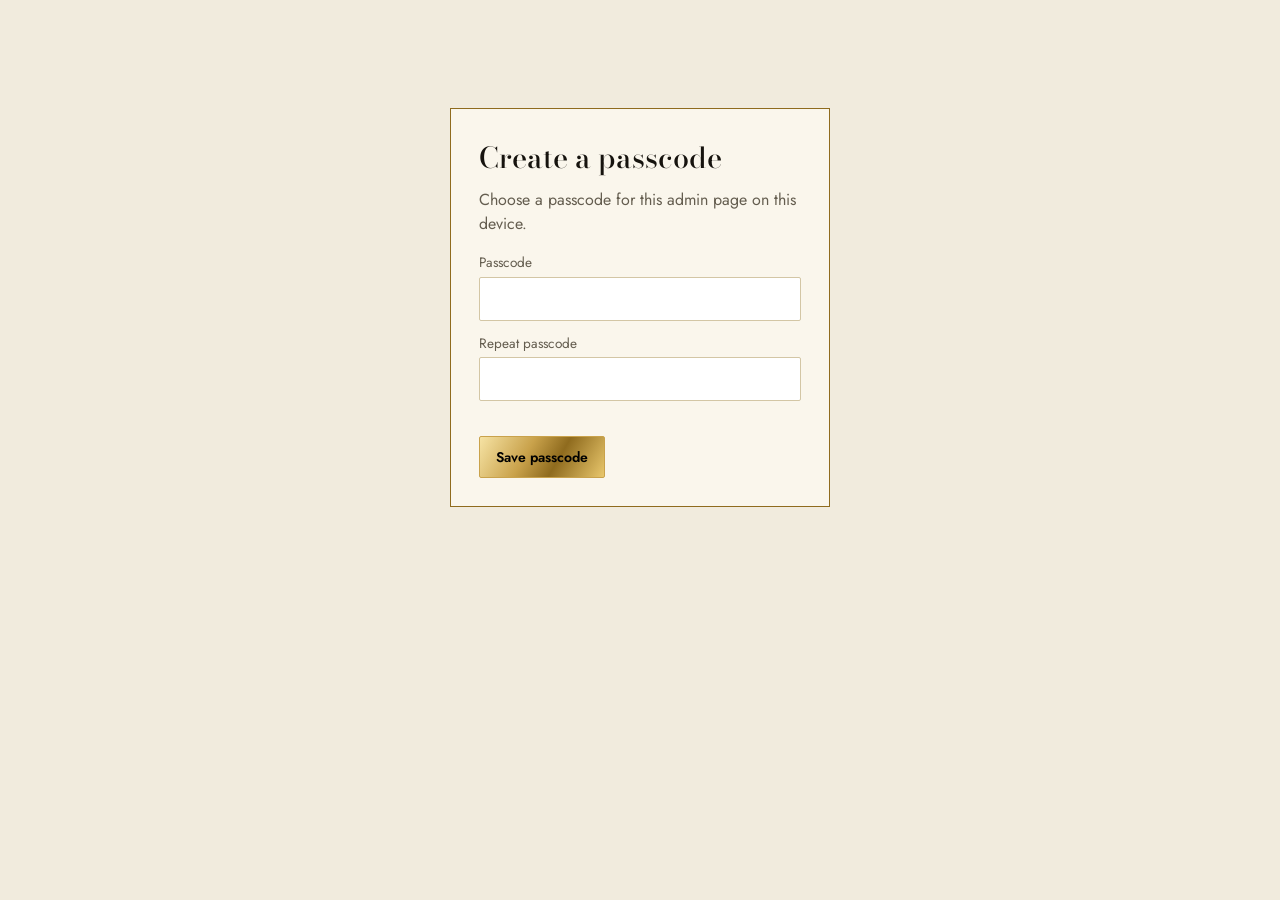
<file: admin.html>
<!doctype html>
<html lang="en">
<head>
<meta charset="utf-8">
<meta name="viewport" content="width=device-width, initial-scale=1">
<meta name="robots" content="noindex,nofollow">
<title>House of Toss admin</title>
<link rel="icon" href="[data-uri]">
<link href="https://fonts.googleapis.com/css2?family=Bodoni+Moda:wght@500;700&family=Jost:wght@400;500;600&display=swap" rel="stylesheet">
<style>
:root{--line:#d9cdb0;--gold:#c9a24b;--gold-hi:#8a6414;--gold-lo:#8f6b1e;--text:#16130e;--muted:#645d4f;--panel:#faf6ec;--gold-grad:linear-gradient(120deg,#f6e3a4 0%,#c9a24b 38%,#8f6b1e 62%,#e9c76c 100%);--display:"Bodoni Moda",Georgia,serif;--body:"Jost","Helvetica Neue",Arial,sans-serif}
*{box-sizing:border-box}
body{margin:0;background:#f1ebdd;color:var(--text);font:400 16px/1.5 var(--body)}
h1,h2,h3{font-family:var(--display);font-weight:500;margin:0}
a{color:#8a6414}
.wrap{width:min(1100px,100% - 32px);margin-inline:auto}
header{border-bottom:1px solid var(--line);padding:14px 0;background:#f1ebdd}
header .wrap{display:flex;align-items:center;justify-content:space-between;gap:12px;flex-wrap:wrap}
.brand{display:flex;align-items:center;gap:12px;text-decoration:none;color:var(--text)}
.brand img{width:44px;height:44px;background:#000;border-radius:3px;padding:2px}
.btn{font:600 14px var(--body);padding:10px 16px;border:1px solid #16130e;background:none;color:#16130e;border-radius:2px;cursor:pointer;text-decoration:none;display:inline-block}
.btn:hover{background:rgba(201,162,75,.18)}
.btn.gold{background:var(--gold-grad);color:#000;border-color:var(--gold)}
.btn.sm{padding:7px 12px;font-size:13px}
.btn.danger{border-color:#b3261e;color:#b3261e}
input,select,textarea{font:inherit;color:var(--text);background:#fff;border:1px solid #d3c6a5;border-radius:2px;padding:9px 11px;width:100%}
input:focus,select:focus,textarea:focus,.btn:focus-visible{outline:2px solid var(--gold-hi);outline-offset:2px}
label{display:block;font-size:.85rem;color:var(--muted);margin-bottom:4px}
.gate{max-width:380px;margin:12vh auto;padding:28px;border:1px solid var(--gold-lo);background:var(--panel)}
.gate h1{font-size:1.8rem;margin-bottom:8px}
.gate p{color:var(--muted);margin:0 0 16px}
.err{color:#b3261e;min-height:1.3em;margin:8px 0 0;font-size:.9rem}
.note{border:1px solid var(--line);background:var(--panel);padding:12px 16px;color:var(--muted);font-size:.92rem;margin:20px 0}
.stats{display:grid;grid-template-columns:repeat(auto-fit,minmax(150px,1fr));gap:12px;margin:20px 0}
.stat{border:1px solid var(--line);background:var(--panel);padding:14px 16px}
.stat b{display:block;font:500 1.7rem var(--display);color:#8a6414}
.stat span{color:var(--muted);font-size:.88rem}
.bar{display:flex;gap:10px;flex-wrap:wrap;align-items:end;margin-bottom:18px}
.bar>div{flex:1 1 180px}
.card{border:1px solid var(--line);background:var(--panel);padding:18px;margin-bottom:14px}
.card .top{display:flex;justify-content:space-between;gap:10px;flex-wrap:wrap;align-items:baseline}
.card .id{font-family:var(--display);font-size:1.15rem;color:#8a6414}
.card .when{color:var(--muted);font-size:.85rem}
.card pre{white-space:pre-wrap;word-break:break-word;font:inherit;color:var(--text);margin:12px 0;padding:12px;background:#faf6ec;border:1px solid #e7dec9;font-size:.93rem}
.row{display:grid;grid-template-columns:repeat(auto-fit,minmax(140px,1fr));gap:10px;margin-bottom:10px}
.acts{display:flex;gap:8px;flex-wrap:wrap;margin-top:12px}
.tag{display:inline-block;padding:2px 10px;border:1px solid var(--gold-lo);font-size:.8rem;color:var(--gold-hi);margin-left:8px}
dialog{background:var(--panel);color:var(--text);border:1px solid var(--gold-lo);padding:22px;width:min(560px,92vw)}
dialog::backdrop{background:rgba(0,0,0,.5)}
dialog textarea{min-height:200px}
.empty{padding:40px;border:1px dashed var(--line);text-align:center;color:var(--muted)}
[hidden]{display:none!important}
</style>
</head>
<body>

<div id="gate" class="gate">
  <h1 id="gtitle">Admin</h1>
  <p id="gtext"></p>
  <form id="gform">
    <label for="pw">Passcode</label>
    <input id="pw" type="password" autocomplete="current-password" required>
    <div id="pw2wrap" hidden style="margin-top:12px"><label for="pw2">Repeat passcode</label><input id="pw2" type="password" autocomplete="new-password"></div>
    <p class="err" id="gerr" role="alert"></p>
    <button class="btn gold" type="submit" id="gbtn">Open</button>
  </form>
</div>

<div id="app" hidden>
  <header>
    <div class="wrap">
      <a class="brand" href="index.html"><img src="[data-uri]" alt=""><h1 style="font-size:1.3rem">House of Toss admin</h1></a>
      <div style="display:flex;gap:8px;flex-wrap:wrap">
        <button class="btn sm" id="add">Add an order</button>
        <button class="btn sm" id="csv">Download CSV</button>
        <button class="btn sm" id="bk">Back up</button>
        <button class="btn sm" id="rs">Restore</button>
        <button class="btn sm" id="lock">Lock</button>
      </div>
    </div>
  </header>
  <main class="wrap">
    <div class="note">Orders go straight to WhatsApp (08023590664). This page is your tracker. It lists orders placed on this device, and you can paste in any order message that arrives on WhatsApp to add it. Everything stays in this browser, so use Back up to keep a copy or move it to another device.</div>
    <div class="stats" id="stats"></div>
    <div class="bar">
      <div><label for="q">Search</label><input id="q" type="search" placeholder="Name, phone, style or order number"></div>
      <div style="flex:0 1 200px"><label for="sf">Status</label><select id="sf"></select></div>
    </div>
    <div id="list"></div>
  </main>
</div>

<dialog id="dlg">
  <form method="dialog" id="dform">
    <h2 style="font-size:1.4rem;margin-bottom:6px">Add an order</h2>
    <p style="color:var(--muted);margin:0 0 12px">Paste the order message you received on WhatsApp. We read the name and phone from it.</p>
    <textarea id="paste" aria-label="Order message"></textarea>
    <div class="acts"><button class="btn gold" value="ok" id="dok">Add</button><button class="btn" value="cancel" formnovalidate>Cancel</button></div>
  </form>
</dialog>
<input type="file" id="file" accept="application/json" hidden>

<script>
const $=s=>document.querySelector(s);
const STATUS=['New','Price agreed','Deposit paid','In production','Ready','Delivered','Cancelled'];
const KEY='toss:requests', AUTH='toss:admin', SESS='toss:admin:ok';
const esc=s=>String(s??'').replace(/[&<>"]/g,c=>({'&':'&amp;','<':'&lt;','>':'&gt;','"':'&quot;'}[c]));
const naira=n=>'₦'+Number(n||0).toLocaleString('en-NG');
let orders=[];

/* ---------- passcode ---------- */
async function hash(t){
  try{const b=await crypto.subtle.digest('SHA-256',new TextEncoder().encode('toss|'+t));return [...new Uint8Array(b)].map(x=>x.toString(16).padStart(2,'0')).join('')}
  catch(_){let h=5381;for(const c of 'toss|'+t)h=((h<<5)+h+c.charCodeAt(0))|0;return 'w'+h}
}
const store={get(k){try{return localStorage.getItem(k)}catch(_){return null}},set(k,v){try{localStorage.setItem(k,v)}catch(_){}}};
function sess(v){try{v===undefined?0:(v?sessionStorage.setItem(SESS,'1'):sessionStorage.removeItem(SESS));return sessionStorage.getItem(SESS)==='1'}catch(_){return false}}
const hasPw=!!store.get(AUTH);
if(!hasPw){$('#gtitle').textContent='Create a passcode';$('#gtext').textContent='Choose a passcode for this admin page on this device.';$('#pw2wrap').hidden=false;$('#pw2').required=true;$('#pw').autocomplete='new-password';$('#gbtn').textContent='Save passcode'}
else{$('#gtext').textContent='Enter your passcode to see your orders.'}
$('#gform').addEventListener('submit',async e=>{
  e.preventDefault();const p=$('#pw').value;$('#gerr').textContent='';
  if(!hasPw){
    if(p.length<4){$('#gerr').textContent='Use at least 4 characters.';return}
    if(p!==$('#pw2').value){$('#gerr').textContent='The two passcodes do not match.';return}
    store.set(AUTH,await hash(p));sess(true);open();
  }else if(await hash(p)===store.get(AUTH)){sess(true);open()}
  else{$('#gerr').textContent='That passcode is not right.';$('#pw').select()}
});
$('#lock').onclick=()=>{sess(false);location.reload()};
if(sess())open();

/* ---------- data ---------- */
function load(){
  try{orders=JSON.parse(store.get(KEY)||'[]')}catch(_){orders=[]}
  orders.forEach(o=>{o.status=o.status||'New';o.price=o.price||0;o.paid=o.paid||0;o.notes=o.notes||'';o.date=o.date||Date.now();parse(o)});
}
function save(){store.set(KEY,JSON.stringify(orders))}
function parse(o){
  const g=k=>((o.msg||'').match(new RegExp('^'+k+':\\s*(.+)$','mi'))||[])[1]?.trim()||'';
  o.name=o.name||g('Name');o.phone=o.phone||g('Phone');
  o.style=o.style||g('Style')||g('Starting style');
  o.who=o.who||g('For');
}
function waLink(o,text){
  let d=(o.phone||'').replace(/\D/g,'');
  if(d.startsWith('0'))d='234'+d.slice(1);
  return d?`https://wa.me/${d}${text?'?text='+encodeURIComponent(text):''}`:'';
}

/* ---------- render ---------- */
function open(){$('#gate').hidden=true;$('#app').hidden=false;load();
  $('#sf').innerHTML='<option value="">All</option>'+STATUS.map(s=>`<option>${s}</option>`).join('');render()}
function render(){
  const act=orders.filter(o=>o.status!=='Cancelled');
  const quoted=act.reduce((a,o)=>a+Number(o.price||0),0),paid=act.reduce((a,o)=>a+Number(o.paid||0),0);
  $('#stats').innerHTML=[[orders.length,'All orders'],[orders.filter(o=>o.status==='New').length,'New'],[orders.filter(o=>['Deposit paid','In production'].includes(o.status)).length,'In progress'],[naira(quoted),'Quoted'],[naira(paid),'Received'],[naira(quoted-paid),'Still to collect']].map(([v,l])=>`<div class="stat"><b>${v}</b><span>${l}</span></div>`).join('');
  const q=$('#q').value.trim().toLowerCase(),sf=$('#sf').value;
  const rows=orders.slice().sort((a,b)=>b.date-a.date).filter(o=>(!sf||o.status===sf)&&(!q||(o.id+' '+o.msg+' '+o.name+' '+o.phone).toLowerCase().includes(q)));
  $('#list').innerHTML=rows.length?rows.map(card).join(''):`<div class="empty">${orders.length?'No orders match.':'No orders here yet. Orders placed on this device appear automatically. Use Add an order to paste one from WhatsApp.'}</div>`;
}
function card(o){
  const wa=waLink(o,`Hello ${o.name||''}, this is House of Toss about your order ${o.id}.`);
  return `<article class="card" data-id="${esc(o.id)}">
    <div class="top"><div><span class="id">${esc(o.id)}</span><span class="tag">${esc(o.status)}</span></div><span class="when">${new Date(o.date).toLocaleString('en-NG',{dateStyle:'medium',timeStyle:'short'})}</span></div>
    <p style="margin:6px 0 0"><b>${esc(o.name||'No name')}</b> ${o.phone?'· '+esc(o.phone):''}</p>
    <pre>${esc(o.msg)}</pre>
    <div class="row">
      <div><label>Status</label><select data-f="status">${STATUS.map(s=>`<option${s===o.status?' selected':''}>${s}</option>`).join('')}</select></div>
      <div><label>Price agreed (₦)</label><input data-f="price" type="number" min="0" inputmode="numeric" value="${o.price||''}"></div>
      <div><label>Received so far (₦)</label><input data-f="paid" type="number" min="0" inputmode="numeric" value="${o.paid||''}"></div>
    </div>
    <label>Notes</label><textarea data-f="notes" rows="2">${esc(o.notes)}</textarea>
    <div class="acts">${wa?`<a class="btn sm gold" href="${wa}" target="_blank" rel="noopener">Reply on WhatsApp</a>`:''}<button class="btn sm danger" data-del>Delete</button></div>
  </article>`;
}
$('#list').addEventListener('change',e=>{
  const c=e.target.closest('.card');if(!c||!e.target.dataset.f)return;
  const o=orders.find(x=>x.id===c.dataset.id);o[e.target.dataset.f]=e.target.type==='number'?Number(e.target.value||0):e.target.value;
  save();if(e.target.dataset.f!=='notes')render();
});
$('#list').addEventListener('click',e=>{
  if(!e.target.matches('[data-del]'))return;
  const id=e.target.closest('.card').dataset.id;
  if(confirm('Delete order '+id+'? This cannot be undone.')){orders=orders.filter(o=>o.id!==id);save();render()}
});
$('#q').addEventListener('input',render);$('#sf').addEventListener('change',render);

/* ---------- add / export / restore ---------- */
$('#add').onclick=()=>{$('#paste').value='';$('#dlg').showModal();$('#paste').focus()};
$('#dform').addEventListener('submit',e=>{
  if(e.submitter?.value!=='ok')return;
  const msg=$('#paste').value.trim();if(!msg)return;
  const m=msg.match(/(?:TC|HT)-\d{6}-[A-Z0-9]{4}/);
  let id=m?m[0]:'HT-'+new Date().toISOString().slice(2,10).replace(/-/g,'')+'-'+Math.random().toString(36).slice(2,6).toUpperCase();
  if(orders.some(o=>o.id===id))id+='b';
  orders.push({id,date:Date.now(),msg,status:'New'});parse(orders[orders.length-1]);save();render();
});
function download(name,text,type){const a=document.createElement('a');a.href=URL.createObjectURL(new Blob([text],{type}));a.download=name;a.click();setTimeout(()=>URL.revokeObjectURL(a.href),1000)}
$('#csv').onclick=()=>{
  const cell=v=>'"'+String(v??'').replace(/"/g,'""')+'"';
  const head=['Order','Date','Name','Phone','Status','Price','Received','Notes','Message'];
  const rows=orders.map(o=>[o.id,new Date(o.date).toISOString(),o.name,o.phone,o.status,o.price,o.paid,o.notes,o.msg].map(cell).join(','));
  download('toss-orders.csv',[head.join(','),...rows].join('\n'),'text/csv');
};
$('#bk').onclick=()=>download('toss-orders-backup.json',JSON.stringify(orders,null,2),'application/json');
$('#rs').onclick=()=>$('#file').click();
$('#file').addEventListener('change',async e=>{
  const f=e.target.files[0];if(!f)return;
  try{const list=JSON.parse(await f.text());if(!Array.isArray(list))throw 0;
    list.forEach(o=>{if(o&&o.id&&!orders.some(x=>x.id===o.id))orders.push(o)});save();load();render()}
  catch(_){alert('That file is not a House of Toss backup.')}
  e.target.value='';
});
</script>
</body>
</html>
</file>
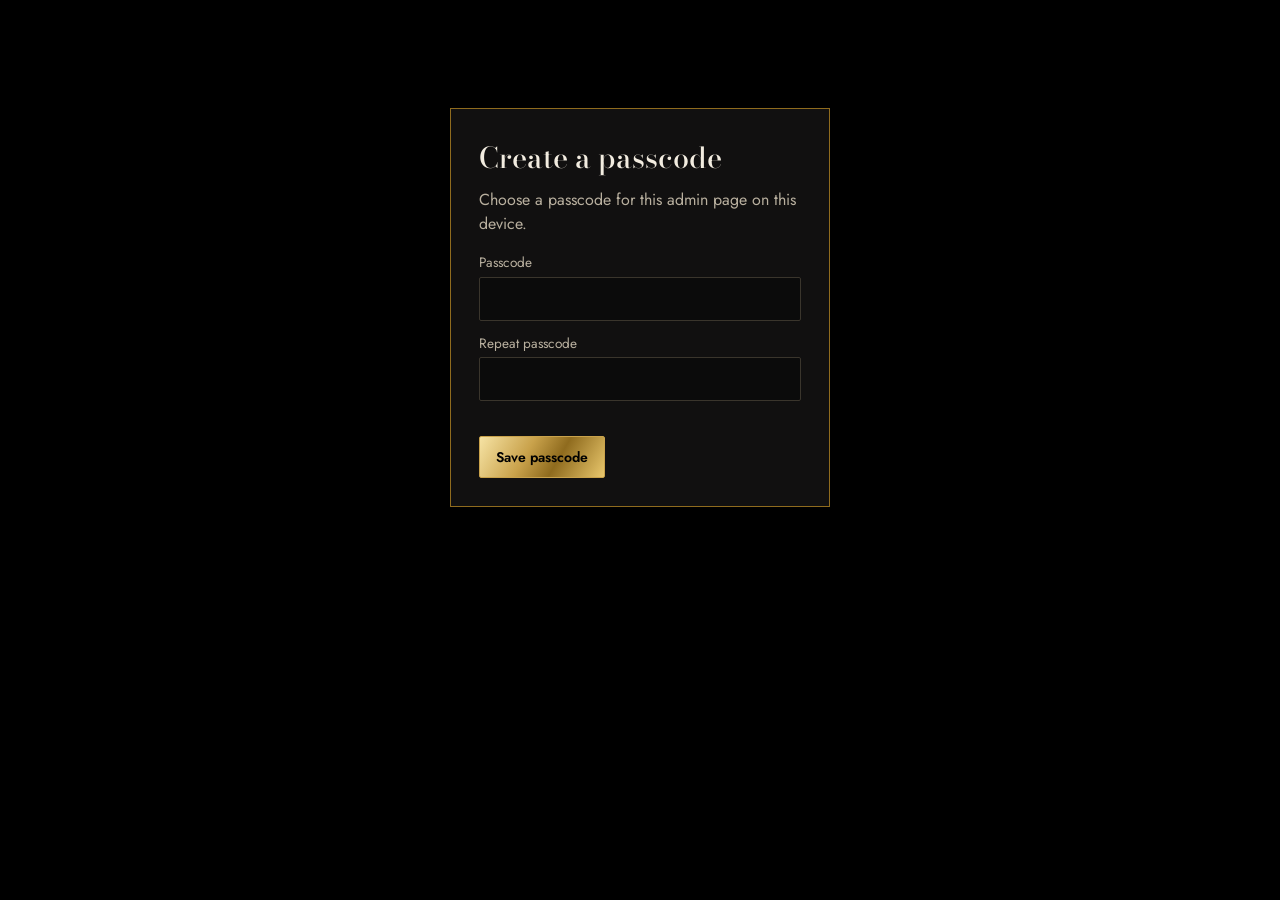
<file: toss-site/admin.html>
<!doctype html>
<html lang="en">
<head>
<meta charset="utf-8">
<meta name="viewport" content="width=device-width, initial-scale=1">
<meta name="robots" content="noindex,nofollow">
<title>Toss Creation admin</title>
<link rel="icon" href="img/logo.jpg">
<link href="https://fonts.googleapis.com/css2?family=Bodoni+Moda:wght@500;700&family=Jost:wght@400;500;600&display=swap" rel="stylesheet">
<style>
:root{--line:#2b2823;--gold:#c9a24b;--gold-hi:#f0d78c;--gold-lo:#8f6b1e;--text:#f2ece0;--muted:#b9b09f;--panel:#111010;--gold-grad:linear-gradient(120deg,#f6e3a4 0%,#c9a24b 38%,#8f6b1e 62%,#e9c76c 100%);--display:"Bodoni Moda",Georgia,serif;--body:"Jost","Helvetica Neue",Arial,sans-serif}
*{box-sizing:border-box}
body{margin:0;background:#000;color:var(--text);font:400 16px/1.5 var(--body)}
h1,h2,h3{font-family:var(--display);font-weight:500;margin:0}
a{color:var(--gold-hi)}
.wrap{width:min(1100px,100% - 32px);margin-inline:auto}
header{border-bottom:1px solid var(--line);padding:14px 0}
header .wrap{display:flex;align-items:center;justify-content:space-between;gap:12px;flex-wrap:wrap}
.brand{display:flex;align-items:center;gap:12px;text-decoration:none;color:var(--text)}
.brand img{width:44px;height:44px;mix-blend-mode:lighten}
.btn{font:600 14px var(--body);padding:10px 16px;border:1px solid var(--gold);background:none;color:var(--gold-hi);border-radius:2px;cursor:pointer;text-decoration:none;display:inline-block}
.btn:hover{background:rgba(201,162,75,.12)}
.btn.gold{background:var(--gold-grad);color:#000;border-color:var(--gold)}
.btn.sm{padding:7px 12px;font-size:13px}
.btn.danger{border-color:#7a2d2d;color:#f3a0a0}
input,select,textarea{font:inherit;color:var(--text);background:#0b0b0b;border:1px solid #3a352c;border-radius:2px;padding:9px 11px;width:100%}
input:focus,select:focus,textarea:focus,.btn:focus-visible{outline:2px solid var(--gold-hi);outline-offset:2px}
label{display:block;font-size:.85rem;color:var(--muted);margin-bottom:4px}
.gate{max-width:380px;margin:12vh auto;padding:28px;border:1px solid var(--gold-lo);background:var(--panel)}
.gate h1{font-size:1.8rem;margin-bottom:8px}
.gate p{color:var(--muted);margin:0 0 16px}
.err{color:#f3a0a0;min-height:1.3em;margin:8px 0 0;font-size:.9rem}
.note{border:1px solid var(--line);background:var(--panel);padding:12px 16px;color:var(--muted);font-size:.92rem;margin:20px 0}
.stats{display:grid;grid-template-columns:repeat(auto-fit,minmax(150px,1fr));gap:12px;margin:20px 0}
.stat{border:1px solid var(--line);background:var(--panel);padding:14px 16px}
.stat b{display:block;font:500 1.7rem var(--display);color:var(--gold-hi)}
.stat span{color:var(--muted);font-size:.88rem}
.bar{display:flex;gap:10px;flex-wrap:wrap;align-items:end;margin-bottom:18px}
.bar>div{flex:1 1 180px}
.card{border:1px solid var(--line);background:var(--panel);padding:18px;margin-bottom:14px}
.card .top{display:flex;justify-content:space-between;gap:10px;flex-wrap:wrap;align-items:baseline}
.card .id{font-family:var(--display);font-size:1.15rem;color:var(--gold-hi)}
.card .when{color:var(--muted);font-size:.85rem}
.card pre{white-space:pre-wrap;word-break:break-word;font:inherit;color:var(--text);margin:12px 0;padding:12px;background:#0b0b0b;border:1px solid #221f19;font-size:.93rem}
.row{display:grid;grid-template-columns:repeat(auto-fit,minmax(140px,1fr));gap:10px;margin-bottom:10px}
.acts{display:flex;gap:8px;flex-wrap:wrap;margin-top:12px}
.tag{display:inline-block;padding:2px 10px;border:1px solid var(--gold-lo);font-size:.8rem;color:var(--gold-hi);margin-left:8px}
dialog{background:var(--panel);color:var(--text);border:1px solid var(--gold-lo);padding:22px;width:min(560px,92vw)}
dialog::backdrop{background:rgba(0,0,0,.7)}
dialog textarea{min-height:200px}
.empty{padding:40px;border:1px dashed var(--line);text-align:center;color:var(--muted)}
[hidden]{display:none!important}
</style>
</head>
<body>

<div id="gate" class="gate">
  <h1 id="gtitle">Admin</h1>
  <p id="gtext"></p>
  <form id="gform">
    <label for="pw">Passcode</label>
    <input id="pw" type="password" autocomplete="current-password" required>
    <div id="pw2wrap" hidden style="margin-top:12px"><label for="pw2">Repeat passcode</label><input id="pw2" type="password" autocomplete="new-password"></div>
    <p class="err" id="gerr" role="alert"></p>
    <button class="btn gold" type="submit" id="gbtn">Open</button>
  </form>
</div>

<div id="app" hidden>
  <header>
    <div class="wrap">
      <a class="brand" href="index.html"><img src="img/logo.jpg" alt=""><h1 style="font-size:1.3rem">Toss Creation admin</h1></a>
      <div style="display:flex;gap:8px;flex-wrap:wrap">
        <button class="btn sm" id="add">Add an order</button>
        <button class="btn sm" id="csv">Download CSV</button>
        <button class="btn sm" id="bk">Back up</button>
        <button class="btn sm" id="rs">Restore</button>
        <button class="btn sm" id="lock">Lock</button>
      </div>
    </div>
  </header>
  <main class="wrap">
    <div class="note">Orders go straight to WhatsApp (08023590664). This page is your tracker. It lists orders placed on this device, and you can paste in any order message that arrives on WhatsApp to add it. Everything stays in this browser, so use Back up to keep a copy or move it to another device.</div>
    <div class="stats" id="stats"></div>
    <div class="bar">
      <div><label for="q">Search</label><input id="q" type="search" placeholder="Name, phone, style or order number"></div>
      <div style="flex:0 1 200px"><label for="sf">Status</label><select id="sf"></select></div>
    </div>
    <div id="list"></div>
  </main>
</div>

<dialog id="dlg">
  <form method="dialog" id="dform">
    <h2 style="font-size:1.4rem;margin-bottom:6px">Add an order</h2>
    <p style="color:var(--muted);margin:0 0 12px">Paste the order message you received on WhatsApp. We read the name and phone from it.</p>
    <textarea id="paste" aria-label="Order message"></textarea>
    <div class="acts"><button class="btn gold" value="ok" id="dok">Add</button><button class="btn" value="cancel" formnovalidate>Cancel</button></div>
  </form>
</dialog>
<input type="file" id="file" accept="application/json" hidden>

<script>
const $=s=>document.querySelector(s);
const STATUS=['New','Price agreed','Deposit paid','In production','Ready','Delivered','Cancelled'];
const KEY='toss:requests', AUTH='toss:admin', SESS='toss:admin:ok';
const esc=s=>String(s??'').replace(/[&<>"]/g,c=>({'&':'&amp;','<':'&lt;','>':'&gt;','"':'&quot;'}[c]));
const naira=n=>'₦'+Number(n||0).toLocaleString('en-NG');
let orders=[];

/* ---------- passcode ---------- */
async function hash(t){
  try{const b=await crypto.subtle.digest('SHA-256',new TextEncoder().encode('toss|'+t));return [...new Uint8Array(b)].map(x=>x.toString(16).padStart(2,'0')).join('')}
  catch(_){let h=5381;for(const c of 'toss|'+t)h=((h<<5)+h+c.charCodeAt(0))|0;return 'w'+h}
}
const store={get(k){try{return localStorage.getItem(k)}catch(_){return null}},set(k,v){try{localStorage.setItem(k,v)}catch(_){}}};
function sess(v){try{v===undefined?0:(v?sessionStorage.setItem(SESS,'1'):sessionStorage.removeItem(SESS));return sessionStorage.getItem(SESS)==='1'}catch(_){return false}}
const hasPw=!!store.get(AUTH);
if(!hasPw){$('#gtitle').textContent='Create a passcode';$('#gtext').textContent='Choose a passcode for this admin page on this device.';$('#pw2wrap').hidden=false;$('#pw2').required=true;$('#pw').autocomplete='new-password';$('#gbtn').textContent='Save passcode'}
else{$('#gtext').textContent='Enter your passcode to see your orders.'}
$('#gform').addEventListener('submit',async e=>{
  e.preventDefault();const p=$('#pw').value;$('#gerr').textContent='';
  if(!hasPw){
    if(p.length<4){$('#gerr').textContent='Use at least 4 characters.';return}
    if(p!==$('#pw2').value){$('#gerr').textContent='The two passcodes do not match.';return}
    store.set(AUTH,await hash(p));sess(true);open();
  }else if(await hash(p)===store.get(AUTH)){sess(true);open()}
  else{$('#gerr').textContent='That passcode is not right.';$('#pw').select()}
});
$('#lock').onclick=()=>{sess(false);location.reload()};
if(sess())open();

/* ---------- data ---------- */
function load(){
  try{orders=JSON.parse(store.get(KEY)||'[]')}catch(_){orders=[]}
  orders.forEach(o=>{o.status=o.status||'New';o.price=o.price||0;o.paid=o.paid||0;o.notes=o.notes||'';o.date=o.date||Date.now();parse(o)});
}
function save(){store.set(KEY,JSON.stringify(orders))}
function parse(o){
  const g=k=>((o.msg||'').match(new RegExp('^'+k+':\\s*(.+)$','mi'))||[])[1]?.trim()||'';
  o.name=o.name||g('Name');o.phone=o.phone||g('Phone');
  o.style=o.style||g('Style')||g('Starting style');
  o.who=o.who||g('For');
}
function waLink(o,text){
  let d=(o.phone||'').replace(/\D/g,'');
  if(d.startsWith('0'))d='234'+d.slice(1);
  return d?`https://wa.me/${d}${text?'?text='+encodeURIComponent(text):''}`:'';
}

/* ---------- render ---------- */
function open(){$('#gate').hidden=true;$('#app').hidden=false;load();
  $('#sf').innerHTML='<option value="">All</option>'+STATUS.map(s=>`<option>${s}</option>`).join('');render()}
function render(){
  const act=orders.filter(o=>o.status!=='Cancelled');
  const quoted=act.reduce((a,o)=>a+Number(o.price||0),0),paid=act.reduce((a,o)=>a+Number(o.paid||0),0);
  $('#stats').innerHTML=[[orders.length,'All orders'],[orders.filter(o=>o.status==='New').length,'New'],[orders.filter(o=>['Deposit paid','In production'].includes(o.status)).length,'In progress'],[naira(quoted),'Quoted'],[naira(paid),'Received'],[naira(quoted-paid),'Still to collect']].map(([v,l])=>`<div class="stat"><b>${v}</b><span>${l}</span></div>`).join('');
  const q=$('#q').value.trim().toLowerCase(),sf=$('#sf').value;
  const rows=orders.slice().sort((a,b)=>b.date-a.date).filter(o=>(!sf||o.status===sf)&&(!q||(o.id+' '+o.msg+' '+o.name+' '+o.phone).toLowerCase().includes(q)));
  $('#list').innerHTML=rows.length?rows.map(card).join(''):`<div class="empty">${orders.length?'No orders match.':'No orders here yet. Orders placed on this device appear automatically. Use Add an order to paste one from WhatsApp.'}</div>`;
}
function card(o){
  const wa=waLink(o,`Hello ${o.name||''}, this is Toss Creation about your order ${o.id}.`);
  return `<article class="card" data-id="${esc(o.id)}">
    <div class="top"><div><span class="id">${esc(o.id)}</span><span class="tag">${esc(o.status)}</span></div><span class="when">${new Date(o.date).toLocaleString('en-NG',{dateStyle:'medium',timeStyle:'short'})}</span></div>
    <p style="margin:6px 0 0"><b>${esc(o.name||'No name')}</b> ${o.phone?'· '+esc(o.phone):''}</p>
    <pre>${esc(o.msg)}</pre>
    <div class="row">
      <div><label>Status</label><select data-f="status">${STATUS.map(s=>`<option${s===o.status?' selected':''}>${s}</option>`).join('')}</select></div>
      <div><label>Price agreed (₦)</label><input data-f="price" type="number" min="0" inputmode="numeric" value="${o.price||''}"></div>
      <div><label>Received so far (₦)</label><input data-f="paid" type="number" min="0" inputmode="numeric" value="${o.paid||''}"></div>
    </div>
    <label>Notes</label><textarea data-f="notes" rows="2">${esc(o.notes)}</textarea>
    <div class="acts">${wa?`<a class="btn sm gold" href="${wa}" target="_blank" rel="noopener">Reply on WhatsApp</a>`:''}<button class="btn sm danger" data-del>Delete</button></div>
  </article>`;
}
$('#list').addEventListener('change',e=>{
  const c=e.target.closest('.card');if(!c||!e.target.dataset.f)return;
  const o=orders.find(x=>x.id===c.dataset.id);o[e.target.dataset.f]=e.target.type==='number'?Number(e.target.value||0):e.target.value;
  save();if(e.target.dataset.f!=='notes')render();
});
$('#list').addEventListener('click',e=>{
  if(!e.target.matches('[data-del]'))return;
  const id=e.target.closest('.card').dataset.id;
  if(confirm('Delete order '+id+'? This cannot be undone.')){orders=orders.filter(o=>o.id!==id);save();render()}
});
$('#q').addEventListener('input',render);$('#sf').addEventListener('change',render);

/* ---------- add / export / restore ---------- */
$('#add').onclick=()=>{$('#paste').value='';$('#dlg').showModal();$('#paste').focus()};
$('#dform').addEventListener('submit',e=>{
  if(e.submitter?.value!=='ok')return;
  const msg=$('#paste').value.trim();if(!msg)return;
  const m=msg.match(/TC-\d{6}-[A-Z0-9]{4}/);
  let id=m?m[0]:'TC-'+new Date().toISOString().slice(2,10).replace(/-/g,'')+'-'+Math.random().toString(36).slice(2,6).toUpperCase();
  if(orders.some(o=>o.id===id))id+='b';
  orders.push({id,date:Date.now(),msg,status:'New'});parse(orders[orders.length-1]);save();render();
});
function download(name,text,type){const a=document.createElement('a');a.href=URL.createObjectURL(new Blob([text],{type}));a.download=name;a.click();setTimeout(()=>URL.revokeObjectURL(a.href),1000)}
$('#csv').onclick=()=>{
  const cell=v=>'"'+String(v??'').replace(/"/g,'""')+'"';
  const head=['Order','Date','Name','Phone','Status','Price','Received','Notes','Message'];
  const rows=orders.map(o=>[o.id,new Date(o.date).toISOString(),o.name,o.phone,o.status,o.price,o.paid,o.notes,o.msg].map(cell).join(','));
  download('toss-orders.csv',[head.join(','),...rows].join('\n'),'text/csv');
};
$('#bk').onclick=()=>download('toss-orders-backup.json',JSON.stringify(orders,null,2),'application/json');
$('#rs').onclick=()=>$('#file').click();
$('#file').addEventListener('change',async e=>{
  const f=e.target.files[0];if(!f)return;
  try{const list=JSON.parse(await f.text());if(!Array.isArray(list))throw 0;
    list.forEach(o=>{if(o&&o.id&&!orders.some(x=>x.id===o.id))orders.push(o)});save();load();render()}
  catch(_){alert('That file is not a Toss Creation backup.')}
  e.target.value='';
});
</script>
</body>
</html>
</file>
